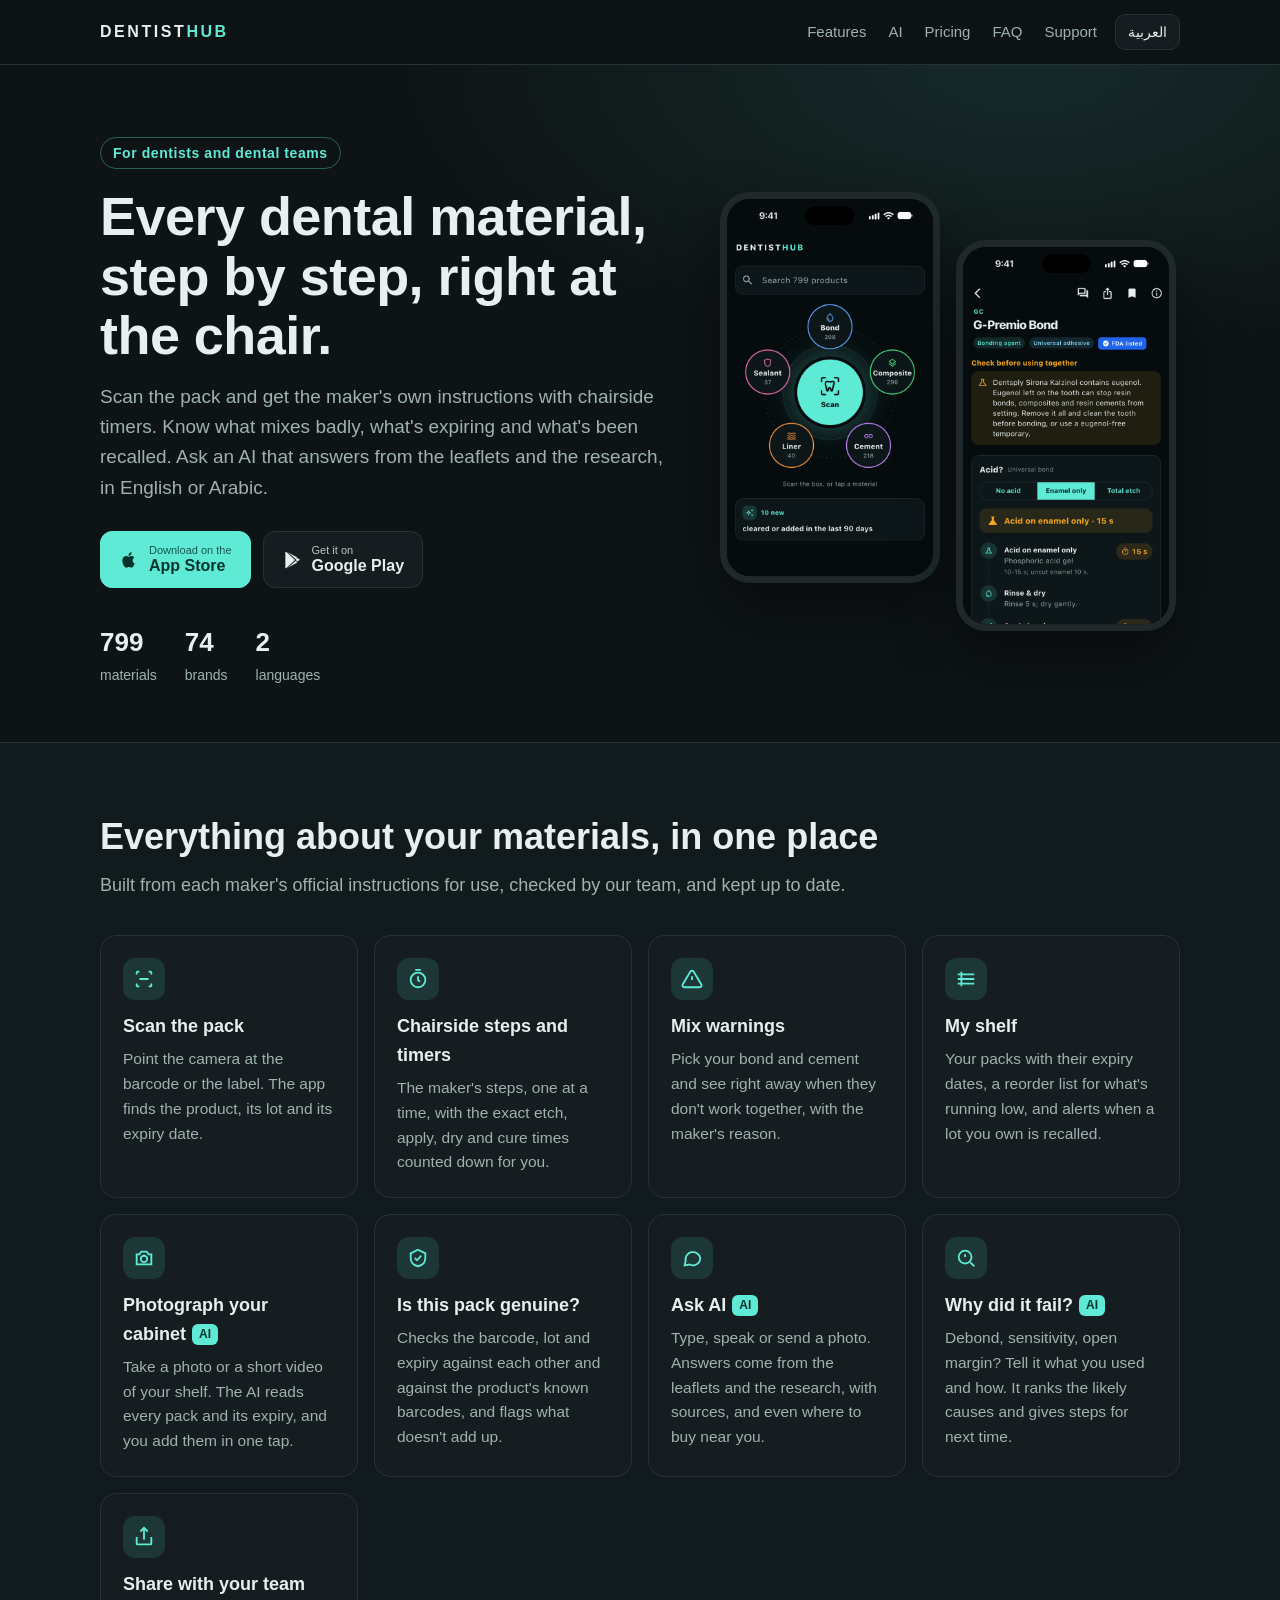
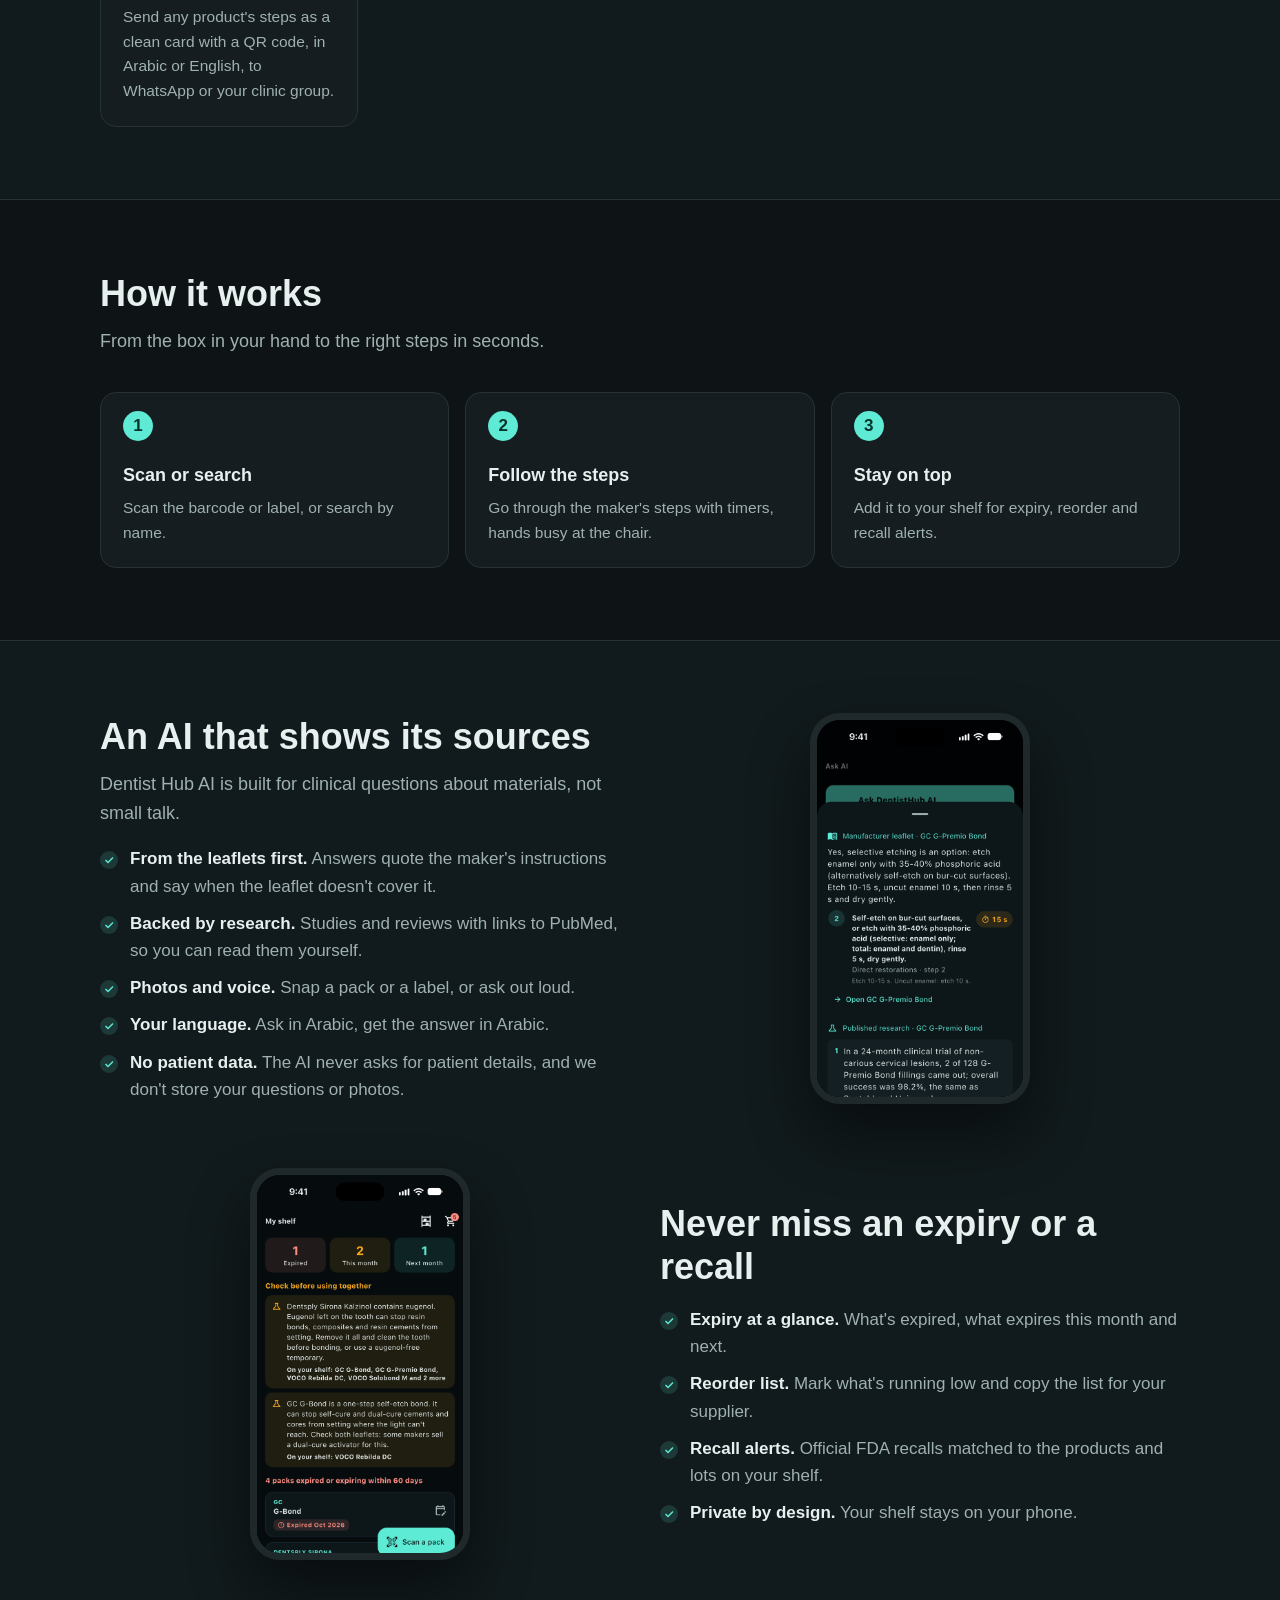
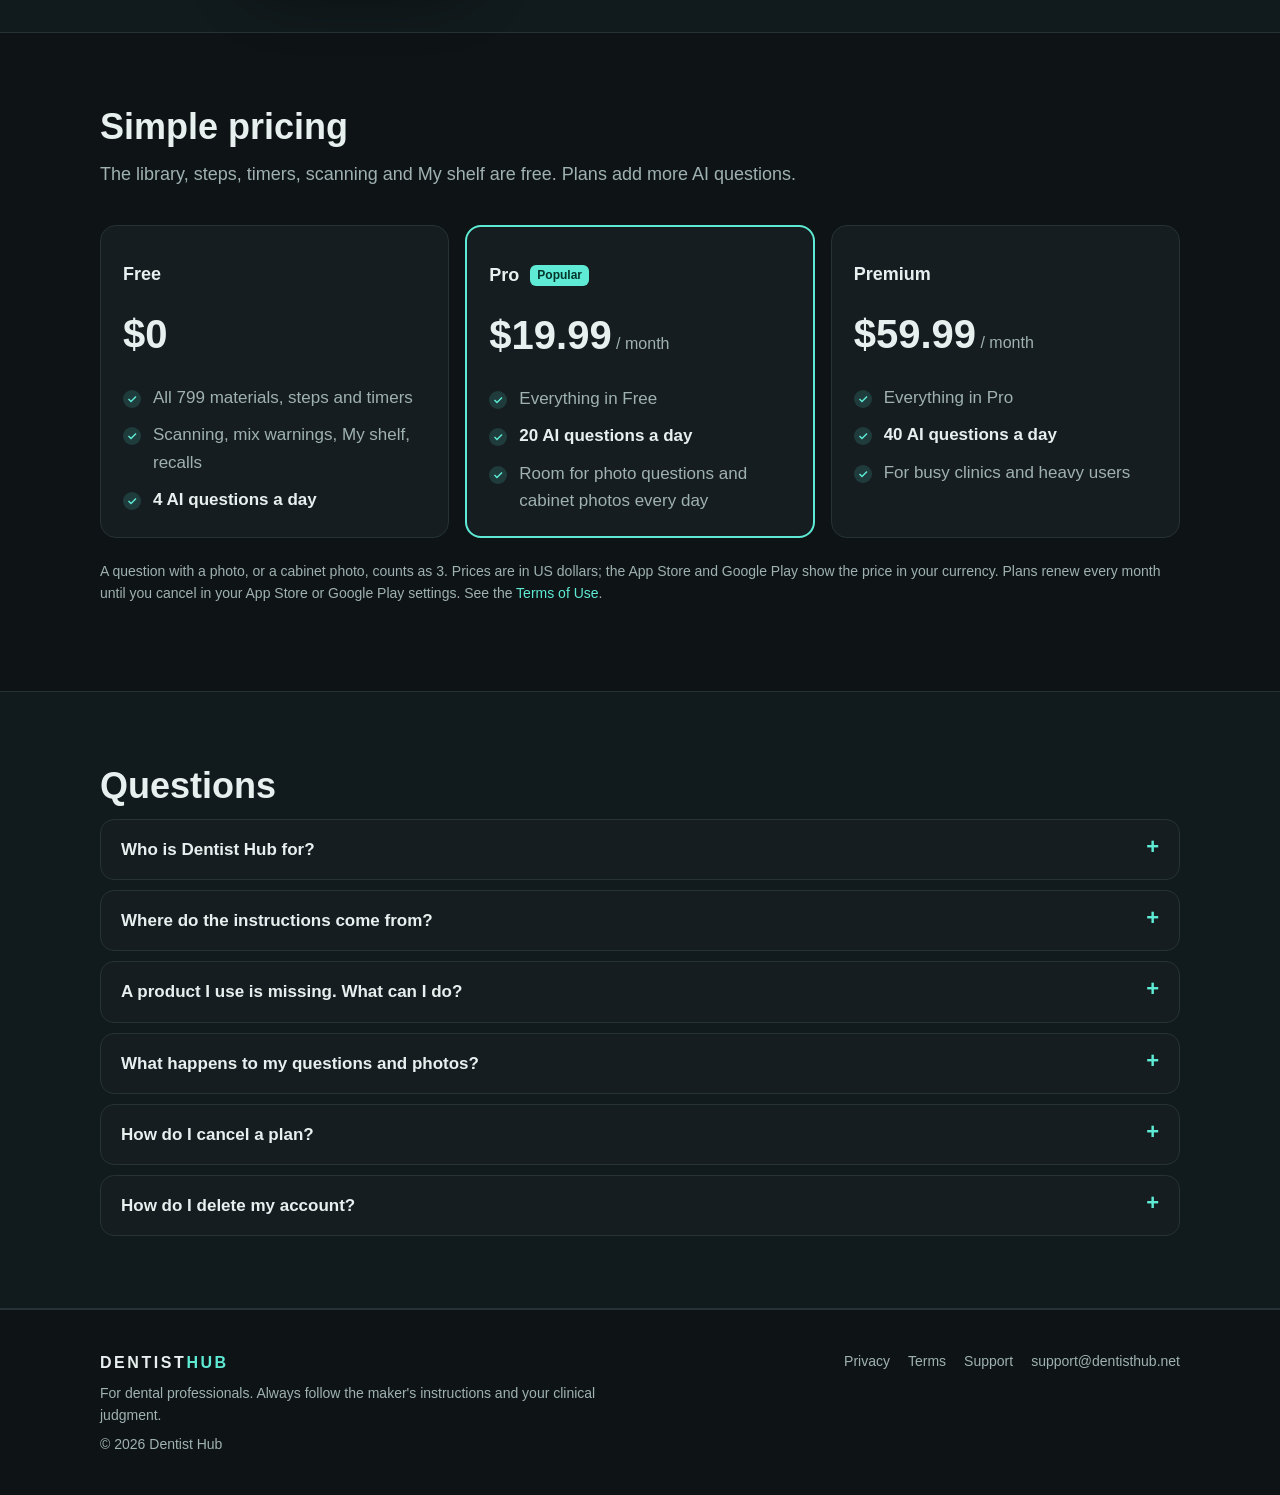
<file: index.html>
<!doctype html>
<html lang="en" dir="ltr">
<head>
<meta charset="utf-8">
<meta name="viewport" content="width=device-width,initial-scale=1">
<title>Dentist Hub: every dental material, step by step</title>
<meta name="title-en" content="Dentist Hub: every dental material, step by step">
<meta name="title-ar" content="Dentist Hub: كل مادة سنية، خطوة بخطوة">
<meta name="description" content="Scan a dental material and get the maker's steps with chairside timers. 799 materials from 74 brands, mix warnings, expiry and recall alerts, and an AI that answers from the leaflets and the research. English and Arabic.">
<meta name="theme-color" content="#0E1416">
<meta property="og:title" content="Dentist Hub">
<meta property="og:description" content="Every dental material, step by step, right at the chair.">
<meta property="og:image" content="https://dentisthub.net/img/og.png">
<link rel="icon" href="img/icon.png">
<link rel="apple-touch-icon" href="img/icon.png">
<link rel="stylesheet" href="site.css?v=3">
<script src="site.js?v=2"></script>
</head>
<body>

<header class="top"><div class="wrap">
  <a class="mark" href="/">DENTIST<b>HUB</b></a>
  <nav class="links">
    <a href="#features"><span lang="en">Features</span><span lang="ar">المزايا</span></a>
    <a href="#ai"><span lang="en">AI</span><span lang="ar">الذكاء الاصطناعي</span></a>
    <a href="#pricing"><span lang="en">Pricing</span><span lang="ar">الأسعار</span></a>
    <a href="#faq"><span lang="en">FAQ</span><span lang="ar">أسئلة</span></a>
    <a href="support.html"><span lang="en">Support</span><span lang="ar">الدعم</span></a>
  </nav>
  <button class="lang" data-lang-toggle type="button"><span lang="en">العربية</span><span lang="ar">English</span></button>
</div></header>

<main>
<section class="hero"><div class="wrap">
  <div>
    <span class="eyebrow"><span lang="en">For dentists and dental teams</span><span lang="ar">لأطباء الأسنان وفرقهم</span></span>
    <h1><span lang="en">Every dental material, step by step, right at the chair.</span><span lang="ar">كل مادة سنية، خطوة بخطوة، عند الكرسي.</span></h1>
    <p class="lead">
      <span lang="en">Scan the pack and get the maker's own instructions with chairside timers. Know what mixes badly, what's expiring and what's been recalled. Ask an AI that answers from the leaflets and the research, in English or Arabic.</span>
      <span lang="ar">امسح العبوة واحصل على تعليمات الشركة المصنّعة نفسها مع مؤقتات عند الكرسي. اعرف ما لا يتوافق معًا، وما تقترب صلاحيته من الانتهاء، وما تم سحبه. واسأل ذكاءً اصطناعيًا يجيب من النشرات والأبحاث، بالعربية أو الإنجليزية.</span>
    </p>
    <div class="btns">
      <a class="btn primary" href="https://apps.apple.com/app/id6832690098">
        <svg viewBox="0 0 24 24" fill="currentColor" aria-hidden="true"><path d="M16.4 12.6c0-2.4 2-3.5 2-3.6-1.1-1.6-2.8-1.8-3.4-1.8-1.4-.1-2.8.9-3.5.9-.7 0-1.8-.9-3-.8-1.5 0-3 .9-3.8 2.3-1.6 2.8-.4 7 1.2 9.3.8 1.1 1.7 2.4 2.9 2.3 1.2 0 1.6-.7 3-.7s1.8.7 3 .7c1.3 0 2.1-1.1 2.8-2.3.9-1.3 1.3-2.6 1.3-2.6s-2.5-1-2.5-3.7zM14.1 5.6c.6-.8 1.1-1.9 1-3-.9 0-2.1.6-2.7 1.4-.6.7-1.1 1.8-1 2.9 1 .1 2.1-.5 2.7-1.3z"/></svg>
        <span><small lang="en">Download on the</small><small lang="ar">حمّله من</small>App Store</span>
      </a>
      <a class="btn" href="https://play.google.com/store/apps/details?id=app.dentisthub.dentist_hub">
        <svg viewBox="0 0 24 24" fill="currentColor" aria-hidden="true"><path d="M4 2.8v18.4c0 .5.5.8 1 .6l10.6-9.7L5 2.2c-.5-.2-1 .1-1 .6zm12.7 8.3L7 2.6l11.3 6.5-1.6 2zm0 1.8l1.6 2L7 21.4l9.7-8.5zm4.1-1.7l-2.5-1.5-1.8 2.1 1.8 2.1 2.5-1.5c.6-.3.6-.9 0-1.2z"/></svg>
        <span><small lang="en">Get it on</small><small lang="ar">احصل عليه من</small>Google Play</span>
      </a>
    </div>
    <div class="stats">
      <div><strong>799</strong><span lang="en">materials</span><span lang="ar">مادة</span></div>
      <div><strong>74</strong><span lang="en">brands</span><span lang="ar">علامة تجارية</span></div>
      <div><strong>2</strong><span lang="en">languages</span><span lang="ar">لغتان</span></div>
    </div>
  </div>
  <div class="phones">
    <div class="phone"><img src="img/screen-home.png" alt="Dentist Hub home screen" width="598" height="1300"></div>
    <div class="phone"><img src="img/screen-steps.png" alt="A product's chairside steps with timers" width="598" height="1300"></div>
  </div>
</div></section>

<section id="features" class="alt"><div class="wrap">
  <h2><span lang="en">Everything about your materials, in one place</span><span lang="ar">كل ما يخص موادك في مكان واحد</span></h2>
  <p class="sub"><span lang="en">Built from each maker's official instructions for use, checked by our team, and kept up to date.</span><span lang="ar">مبني على تعليمات الاستخدام الرسمية لكل شركة مصنّعة، يراجعه فريقنا ويُحدَّث باستمرار.</span></p>
  <div class="grid">
    <div class="card"><div class="icon"><svg viewBox="0 0 24 24" fill="none" stroke="currentColor" stroke-width="2"><path d="M4 7V5a1 1 0 011-1h2M17 4h2a1 1 0 011 1v2M20 17v2a1 1 0 01-1 1h-2M7 20H5a1 1 0 01-1-1v-2M7 12h10"/></svg></div>
      <h3><span lang="en">Scan the pack</span><span lang="ar">امسح العبوة</span></h3>
      <p><span lang="en">Point the camera at the barcode or the label. The app finds the product, its lot and its expiry date.</span><span lang="ar">وجّه الكاميرا إلى الباركود أو الملصق، فيتعرّف التطبيق على المنتج ورقم التشغيلة وتاريخ الصلاحية.</span></p></div>
    <div class="card"><div class="icon"><svg viewBox="0 0 24 24" fill="none" stroke="currentColor" stroke-width="2"><circle cx="12" cy="13" r="8"/><path d="M12 9v4l2 2M9 2h6"/></svg></div>
      <h3><span lang="en">Chairside steps and timers</span><span lang="ar">خطوات ومؤقتات عند الكرسي</span></h3>
      <p><span lang="en">The maker's steps, one at a time, with the exact etch, apply, dry and cure times counted down for you.</span><span lang="ar">خطوات الشركة المصنّعة واحدة تلو الأخرى، مع أوقات التخريش والتطبيق والتجفيف والتصليب بعدّ تنازلي.</span></p></div>
    <div class="card"><div class="icon"><svg viewBox="0 0 24 24" fill="none" stroke="currentColor" stroke-width="2"><path d="M12 9v4M12 17h.01M10.3 3.9L1.8 18a2 2 0 001.7 3h17a2 2 0 001.7-3L13.7 3.9a2 2 0 00-3.4 0z"/></svg></div>
      <h3><span lang="en">Mix warnings</span><span lang="ar">تنبيهات عدم التوافق</span></h3>
      <p><span lang="en">Pick your bond and cement and see right away when they don't work together, with the maker's reason.</span><span lang="ar">اختر اللاصق والإسمنت وشاهد فورًا إن كانا لا يعملان معًا، مع سبب الشركة المصنّعة.</span></p></div>
    <div class="card"><div class="icon"><svg viewBox="0 0 24 24" fill="none" stroke="currentColor" stroke-width="2"><path d="M3 7h18M3 12h18M3 17h18M7 4v16"/></svg></div>
      <h3><span lang="en">My shelf</span><span lang="ar">رفّي</span></h3>
      <p><span lang="en">Your packs with their expiry dates, a reorder list for what's running low, and alerts when a lot you own is recalled.</span><span lang="ar">عبواتك وتواريخ صلاحيتها، وقائمة إعادة طلب لما يوشك على النفاد، وتنبيه إذا سُحبت تشغيلة لديك.</span></p></div>
    <div class="card"><div class="icon"><svg viewBox="0 0 24 24" fill="none" stroke="currentColor" stroke-width="2"><path d="M4 8h3l2-3h6l2 3h3v11H4z"/><circle cx="12" cy="13" r="3.5"/></svg></div>
      <h3><span lang="en">Photograph your cabinet</span><span class="tag">AI</span><span lang="ar">صوّر خزانتك</span></h3>
      <p><span lang="en">Take a photo or a short video of your shelf. The AI reads every pack and its expiry, and you add them in one tap.</span><span lang="ar">التقط صورة أو فيديو قصيرًا لرفّك. يقرأ الذكاء الاصطناعي كل عبوة وتاريخ صلاحيتها، وتضيفها بلمسة واحدة.</span></p></div>
    <div class="card"><div class="icon"><svg viewBox="0 0 24 24" fill="none" stroke="currentColor" stroke-width="2"><path d="M12 3l8 4v5c0 5-3.5 8-8 9-4.5-1-8-4-8-9V7z"/><path d="M8.5 12l2.5 2.5 4.5-5"/></svg></div>
      <h3><span lang="en">Is this pack genuine?</span><span lang="ar">هل هذه العبوة أصلية؟</span></h3>
      <p><span lang="en">Checks the barcode, lot and expiry against each other and against the product's known barcodes, and flags what doesn't add up.</span><span lang="ar">يطابق الباركود ورقم التشغيلة وتاريخ الصلاحية مع بعضها ومع الباركودات المعروفة للمنتج، وينبّهك لما لا يتطابق.</span></p></div>
    <div class="card"><div class="icon"><svg viewBox="0 0 24 24" fill="none" stroke="currentColor" stroke-width="2"><path d="M21 12a8 8 0 01-11.6 7.1L4 20l1-4.6A8 8 0 1121 12z"/></svg></div>
      <h3><span lang="en">Ask AI</span><span class="tag">AI</span><span lang="ar">اسأل الذكاء الاصطناعي</span></h3>
      <p><span lang="en">Type, speak or send a photo. Answers come from the leaflets and the research, with sources, and even where to buy near you.</span><span lang="ar">اكتب أو تحدّث أو أرسل صورة. تأتي الإجابات من النشرات والأبحاث مع المصادر، وحتى أماكن الشراء القريبة منك.</span></p></div>
    <div class="card"><div class="icon"><svg viewBox="0 0 24 24" fill="none" stroke="currentColor" stroke-width="2"><circle cx="11" cy="11" r="7"/><path d="M21 21l-4.3-4.3M11 8v3M11 14h.01"/></svg></div>
      <h3><span lang="en">Why did it fail?</span><span class="tag">AI</span><span lang="ar">لماذا فشلت الحشوة؟</span></h3>
      <p><span lang="en">Debond, sensitivity, open margin? Tell it what you used and how. It ranks the likely causes and gives steps for next time.</span><span lang="ar">انفصال أو حساسية أو حافة مفتوحة؟ أخبره بما استخدمت وكيف، فيرتّب الأسباب المحتملة ويعطيك خطوات للمرة القادمة.</span></p></div>
    <div class="card"><div class="icon"><svg viewBox="0 0 24 24" fill="none" stroke="currentColor" stroke-width="2"><path d="M4 12v7a1 1 0 001 1h14a1 1 0 001-1v-7M16 6l-4-4-4 4M12 2v13"/></svg></div>
      <h3><span lang="en">Share with your team</span><span lang="ar">شاركها مع فريقك</span></h3>
      <p><span lang="en">Send any product's steps as a clean card with a QR code, in Arabic or English, to WhatsApp or your clinic group.</span><span lang="ar">أرسل خطوات أي منتج كبطاقة أنيقة مع رمز QR، بالعربية أو الإنجليزية، إلى واتساب أو مجموعة عيادتك.</span></p></div>
  </div>
</div></section>

<section><div class="wrap">
  <h2><span lang="en">How it works</span><span lang="ar">كيف يعمل</span></h2>
  <p class="sub"><span lang="en">From the box in your hand to the right steps in seconds.</span><span lang="ar">من العبوة في يدك إلى الخطوات الصحيحة في ثوانٍ.</span></p>
  <div class="steps">
    <div class="card step"><h3><span lang="en">Scan or search</span><span lang="ar">امسح أو ابحث</span></h3><p><span lang="en">Scan the barcode or label, or search by name.</span><span lang="ar">امسح الباركود أو الملصق، أو ابحث بالاسم.</span></p></div>
    <div class="card step"><h3><span lang="en">Follow the steps</span><span lang="ar">اتبع الخطوات</span></h3><p><span lang="en">Go through the maker's steps with timers, hands busy at the chair.</span><span lang="ar">اتبع خطوات الشركة المصنّعة مع المؤقتات ويداك مشغولتان عند الكرسي.</span></p></div>
    <div class="card step"><h3><span lang="en">Stay on top</span><span lang="ar">ابقَ على اطلاع</span></h3><p><span lang="en">Add it to your shelf for expiry, reorder and recall alerts.</span><span lang="ar">أضفها إلى رفّك لتنبيهات الصلاحية وإعادة الطلب والسحب.</span></p></div>
  </div>
</div></section>

<section id="ai" class="alt"><div class="wrap">
  <div class="split">
    <div>
      <h2><span lang="en">An AI that shows its sources</span><span lang="ar">ذكاء اصطناعي يُظهر مصادره</span></h2>
      <p class="sub" style="margin-bottom:0"><span lang="en">Dentist Hub AI is built for clinical questions about materials, not small talk.</span><span lang="ar">ذكاء Dentist Hub الاصطناعي مصمّم للأسئلة السريرية عن المواد، لا للدردشة.</span></p>
      <ul class="checks">
        <li><span lang="en"><b>From the leaflets first.</b> Answers quote the maker's instructions and say when the leaflet doesn't cover it.</span><span lang="ar"><b>من النشرات أولًا.</b> تقتبس الإجابات تعليمات الشركة المصنّعة وتقول إن لم تذكر النشرة ذلك.</span></li>
        <li><span lang="en"><b>Backed by research.</b> Studies and reviews with links to PubMed, so you can read them yourself.</span><span lang="ar"><b>مدعوم بالأبحاث.</b> دراسات ومراجعات مع روابط PubMed لتقرأها بنفسك.</span></li>
        <li><span lang="en"><b>Photos and voice.</b> Snap a pack or a label, or ask out loud.</span><span lang="ar"><b>صور وصوت.</b> صوّر عبوة أو ملصقًا، أو اسأل بصوتك.</span></li>
        <li><span lang="en"><b>Your language.</b> Ask in Arabic, get the answer in Arabic.</span><span lang="ar"><b>بلغتك.</b> اسأل بالعربية واحصل على الإجابة بالعربية.</span></li>
        <li><span lang="en"><b>No patient data.</b> The AI never asks for patient details, and we don't store your questions or photos.</span><span lang="ar"><b>بدون بيانات مرضى.</b> لا يطلب الذكاء الاصطناعي أي بيانات عن المرضى، ولا نحفظ أسئلتك أو صورك.</span></li>
      </ul>
    </div>
    <div class="phone"><img src="img/screen-ai.png" alt="An AI answer with steps and sources" width="598" height="1300"></div>
  </div>
  <div class="split flip">
    <div class="phone"><img src="img/screen-shelf.png" alt="My shelf with expiry dates" width="598" height="1300"></div>
    <div>
      <h2><span lang="en">Never miss an expiry or a recall</span><span lang="ar">لا تفوّت انتهاء صلاحية أو سحب منتج</span></h2>
      <ul class="checks">
        <li><span lang="en"><b>Expiry at a glance.</b> What's expired, what expires this month and next.</span><span lang="ar"><b>الصلاحية بنظرة.</b> ما انتهت صلاحيته، وما ينتهي هذا الشهر والشهر القادم.</span></li>
        <li><span lang="en"><b>Reorder list.</b> Mark what's running low and copy the list for your supplier.</span><span lang="ar"><b>قائمة إعادة الطلب.</b> علّم ما يوشك على النفاد وانسخ القائمة للمورّد.</span></li>
        <li><span lang="en"><b>Recall alerts.</b> Official FDA recalls matched to the products and lots on your shelf.</span><span lang="ar"><b>تنبيهات السحب.</b> سحوبات FDA الرسمية مطابقة للمنتجات والتشغيلات على رفّك.</span></li>
        <li><span lang="en"><b>Private by design.</b> Your shelf stays on your phone.</span><span lang="ar"><b>خصوصية من الأساس.</b> رفّك يبقى على هاتفك.</span></li>
      </ul>
    </div>
  </div>
</div></section>

<section id="pricing"><div class="wrap">
  <h2><span lang="en">Simple pricing</span><span lang="ar">أسعار بسيطة</span></h2>
  <p class="sub"><span lang="en">The library, steps, timers, scanning and My shelf are free. Plans add more AI questions.</span><span lang="ar">المكتبة والخطوات والمؤقتات والمسح ورفّي مجانية. الخطط تضيف أسئلة ذكاء اصطناعي أكثر.</span></p>
  <div class="plans">
    <div class="card plan">
      <h3><span lang="en">Free</span><span lang="ar">مجاني</span></h3>
      <div class="price">$0</div>
      <ul class="checks">
        <li><span lang="en">All 799 materials, steps and timers</span><span lang="ar">جميع المواد الـ799 وخطواتها ومؤقتاتها</span></li>
        <li><span lang="en">Scanning, mix warnings, My shelf, recalls</span><span lang="ar">المسح وتنبيهات التوافق ورفّي والسحوبات</span></li>
        <li><span lang="en"><b>4 AI questions a day</b></span><span lang="ar"><b>4 أسئلة ذكاء اصطناعي يوميًا</b></span></li>
      </ul>
    </div>
    <div class="card plan best">
      <h3><span lang="en">Pro</span><span lang="ar">برو</span> <span class="tag"><span lang="en">Popular</span><span lang="ar">الأكثر طلبًا</span></span></h3>
      <div class="price">$19.99<small><span lang="en"> / month</span><span lang="ar"> / شهريًا</span></small></div>
      <ul class="checks">
        <li><span lang="en">Everything in Free</span><span lang="ar">كل ما في المجاني</span></li>
        <li><span lang="en"><b>20 AI questions a day</b></span><span lang="ar"><b>20 سؤال ذكاء اصطناعي يوميًا</b></span></li>
        <li><span lang="en">Room for photo questions and cabinet photos every day</span><span lang="ar">مساحة لأسئلة الصور وتصوير الخزانة كل يوم</span></li>
      </ul>
    </div>
    <div class="card plan">
      <h3><span lang="en">Premium</span><span lang="ar">بريميوم</span></h3>
      <div class="price">$59.99<small><span lang="en"> / month</span><span lang="ar"> / شهريًا</span></small></div>
      <ul class="checks">
        <li><span lang="en">Everything in Pro</span><span lang="ar">كل ما في برو</span></li>
        <li><span lang="en"><b>40 AI questions a day</b></span><span lang="ar"><b>40 سؤال ذكاء اصطناعي يوميًا</b></span></li>
        <li><span lang="en">For busy clinics and heavy users</span><span lang="ar">للعيادات المزدحمة والاستخدام المكثّف</span></li>
      </ul>
    </div>
  </div>
  <p class="fine"><span lang="en">A question with a photo, or a cabinet photo, counts as 3. Prices are in US dollars; the App Store and Google Play show the price in your currency. Plans renew every month until you cancel in your App Store or Google Play settings. See the <a href="terms.html">Terms of Use</a>.</span><span lang="ar">السؤال الذي يتضمن صورة، أو تصوير الخزانة، يُحسب بثلاثة أسئلة. الأسعار بالدولار الأمريكي، ويعرض App Store وGoogle Play السعر بعملتك. تتجدد الخطط شهريًا حتى تلغيها من إعدادات App Store أو Google Play. راجع <a href="terms.html">شروط الاستخدام</a>.</span></p>
</div></section>

<section id="faq" class="alt"><div class="wrap">
  <h2><span lang="en">Questions</span><span lang="ar">أسئلة شائعة</span></h2>
  <details><summary><span lang="en">Who is Dentist Hub for?</span><span lang="ar">لمن Dentist Hub؟</span></summary>
    <p><span lang="en">Dentists, dental students, assistants and clinic teams. It's a reference tool for professionals; it doesn't diagnose and doesn't replace your clinical judgment or the maker's instructions.</span><span lang="ar">لأطباء الأسنان وطلاب طب الأسنان والمساعدين وفرق العيادات. هو أداة مرجعية للمختصين، لا يشخّص ولا يحل محل حكمك السريري أو تعليمات الشركة المصنّعة.</span></p></details>
  <details><summary><span lang="en">Where do the instructions come from?</span><span lang="ar">من أين تأتي التعليمات؟</span></summary>
    <p><span lang="en">From each maker's official instructions for use (the leaflet in the box), checked by our team. Every product page shows its source.</span><span lang="ar">من تعليمات الاستخدام الرسمية لكل شركة مصنّعة (النشرة داخل العلبة)، ويراجعها فريقنا. تعرض كل صفحة منتج مصدرها.</span></p></details>
  <details><summary><span lang="en">A product I use is missing. What can I do?</span><span lang="ar">منتج أستخدمه غير موجود. ماذا أفعل؟</span></summary>
    <p><span lang="en">Tap "Request a product" in the app and add a photo of the box if you can. We add the most requested products first.</span><span lang="ar">اضغط "اطلب منتجًا" في التطبيق وأضف صورة للعلبة إن أمكن. نضيف المنتجات الأكثر طلبًا أولًا.</span></p></details>
  <details><summary><span lang="en">What happens to my questions and photos?</span><span lang="ar">ماذا يحدث لأسئلتي وصوري؟</span></summary>
    <p><span lang="en">They're sent to our AI provider to write the answer and aren't stored by us. We only keep counts, such as how many questions you asked today. Read the <a href="privacy.html">Privacy Policy</a>.</span><span lang="ar">تُرسل إلى مزوّد الذكاء الاصطناعي لكتابة الإجابة ولا نحفظها. نحتفظ فقط بأرقام مثل عدد أسئلتك اليوم. اقرأ <a href="privacy.html">سياسة الخصوصية</a>.</span></p></details>
  <details><summary><span lang="en">How do I cancel a plan?</span><span lang="ar">كيف ألغي الاشتراك؟</span></summary>
    <p><span lang="en">On iPhone: Settings → your name → Subscriptions. On Android: Google Play → Payments and subscriptions → Subscriptions. You keep the plan until the end of the paid month.</span><span lang="ar">على iPhone: الإعدادات ← اسمك ← الاشتراكات. على Android: Google Play ← الدفعات والاشتراكات ← الاشتراكات. يبقى اشتراكك فعّالًا حتى نهاية الشهر المدفوع.</span></p></details>
  <details><summary><span lang="en">How do I delete my account?</span><span lang="ar">كيف أحذف حسابي؟</span></summary>
    <p><span lang="en">In the app: More → My details → Delete my account. Your account and details are deleted from our servers.</span><span lang="ar">في التطبيق: المزيد ← بياناتي ← حذف حسابي. يُحذف حسابك وبياناتك من خوادمنا.</span></p></details>
</div></section>
</main>

<footer class="foot"><div class="wrap">
  <div>
    <a class="mark" href="/">DENTIST<b>HUB</b></a>
    <p><span lang="en">For dental professionals. Always follow the maker's instructions and your clinical judgment.</span><span lang="ar">للمختصين في طب الأسنان. اتبع دائمًا تعليمات الشركة المصنّعة وحكمك السريري.</span></p>
    <p>© <span data-year>2026</span> Dentist Hub</p>
  </div>
  <nav>
    <a href="privacy.html"><span lang="en">Privacy</span><span lang="ar">الخصوصية</span></a>
    <a href="terms.html"><span lang="en">Terms</span><span lang="ar">الشروط</span></a>
    <a href="support.html"><span lang="en">Support</span><span lang="ar">الدعم</span></a>
    <a href="mailto:support@dentisthub.net">support@dentisthub.net</a>
  </nav>
</div></footer>
</body>
</html>
</file>
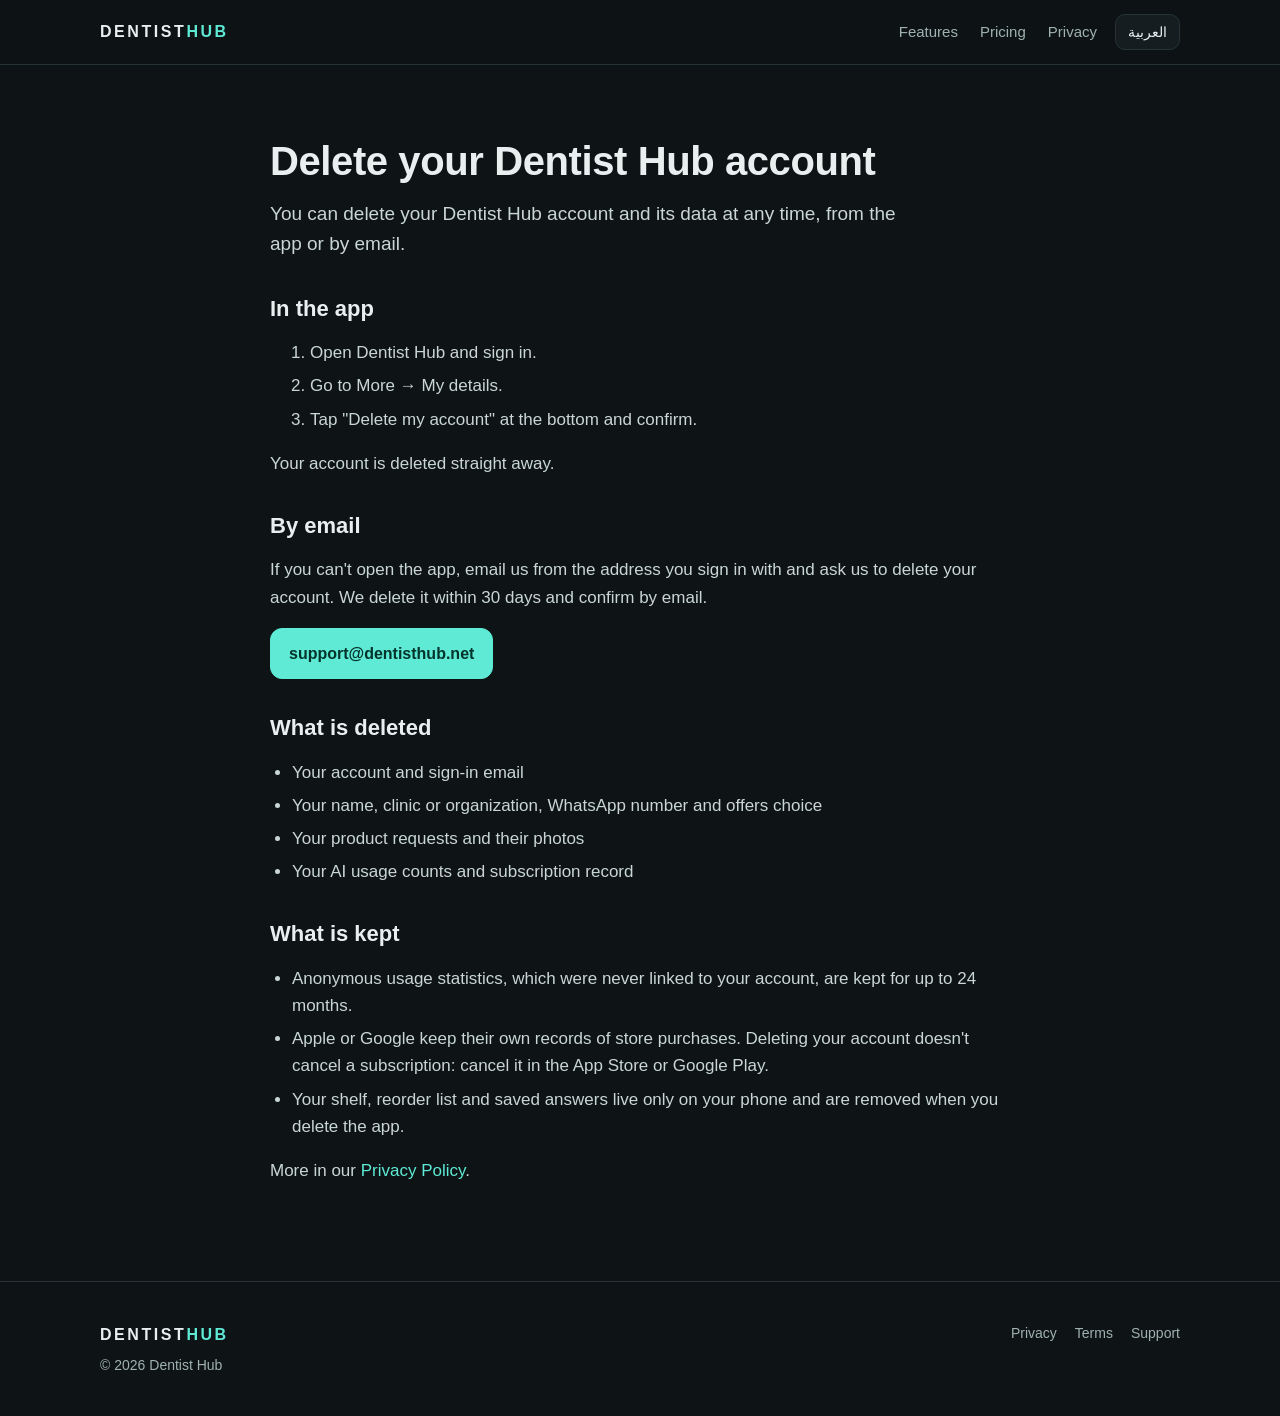
<file: delete-account.html>
<!doctype html>
<html lang="en" dir="ltr">
<head>
<meta charset="utf-8">
<meta name="viewport" content="width=device-width,initial-scale=1">
<title>Delete your account · Dentist Hub</title>
<meta name="title-en" content="Delete your account · Dentist Hub">
<meta name="title-ar" content="حذف حسابك · Dentist Hub">
<meta name="description" content="How to delete your Dentist Hub account and the data linked to it.">
<meta name="theme-color" content="#0E1416">
<link rel="icon" href="img/icon.png">
<link rel="stylesheet" href="site.css?v=3">
<script src="site.js?v=2"></script>
</head>
<body>
<header class="top"><div class="wrap">
  <a class="mark" href="/">DENTIST<b>HUB</b></a>
  <nav class="links">
    <a href="/#features"><span lang="en">Features</span><span lang="ar">المزايا</span></a>
    <a href="/#pricing"><span lang="en">Pricing</span><span lang="ar">الأسعار</span></a>
    <a href="privacy.html"><span lang="en">Privacy</span><span lang="ar">الخصوصية</span></a>
  </nav>
  <button class="lang" data-lang-toggle type="button"><span lang="en">العربية</span><span lang="ar">English</span></button>
</div></header>

<main class="doc">
  <h1><span lang="en">Delete your Dentist Hub account</span><span lang="ar">حذف حسابك في Dentist Hub</span></h1>
  <p class="lead"><span lang="en">You can delete your Dentist Hub account and its data at any time, from the app or by email.</span><span lang="ar">يمكنك حذف حسابك في Dentist Hub وبياناته في أي وقت، من التطبيق أو عبر البريد.</span></p>

  <h2><span lang="en">In the app</span><span lang="ar">من التطبيق</span></h2>
  <ol>
    <li><span lang="en">Open Dentist Hub and sign in.</span><span lang="ar">افتح Dentist Hub وسجّل الدخول.</span></li>
    <li><span lang="en">Go to More → My details.</span><span lang="ar">اذهب إلى المزيد ← بياناتي.</span></li>
    <li><span lang="en">Tap "Delete my account" at the bottom and confirm.</span><span lang="ar">اضغط "حذف حسابي" في الأسفل وأكّد.</span></li>
  </ol>
  <p><span lang="en">Your account is deleted straight away.</span><span lang="ar">يُحذف حسابك فورًا.</span></p>

  <h2><span lang="en">By email</span><span lang="ar">عبر البريد</span></h2>
  <p><span lang="en">If you can't open the app, email us from the address you sign in with and ask us to delete your account. We delete it within 30 days and confirm by email.</span><span lang="ar">إذا لم تتمكن من فتح التطبيق، راسلنا من البريد الذي تسجّل الدخول به واطلب حذف حسابك. نحذفه خلال 30 يومًا ونؤكد لك عبر البريد.</span></p>
  <p><a class="btn primary" href="mailto:support@dentisthub.net?subject=Delete%20my%20Dentist%20Hub%20account">support@dentisthub.net</a></p>

  <h2><span lang="en">What is deleted</span><span lang="ar">ما الذي يُحذف</span></h2>
  <ul>
    <li><span lang="en">Your account and sign-in email</span><span lang="ar">حسابك وبريد تسجيل الدخول</span></li>
    <li><span lang="en">Your name, clinic or organization, WhatsApp number and offers choice</span><span lang="ar">اسمك، والعيادة أو الجهة، ورقم واتساب، وخيار العروض</span></li>
    <li><span lang="en">Your product requests and their photos</span><span lang="ar">طلبات المنتجات وصورها</span></li>
    <li><span lang="en">Your AI usage counts and subscription record</span><span lang="ar">أرقام استخدامك للذكاء الاصطناعي وسجل اشتراكك</span></li>
  </ul>

  <h2><span lang="en">What is kept</span><span lang="ar">ما يُحتفظ به</span></h2>
  <ul>
    <li><span lang="en">Anonymous usage statistics, which were never linked to your account, are kept for up to 24 months.</span><span lang="ar">إحصاءات الاستخدام المجهولة، التي لم ترتبط بحسابك أصلًا، يُحتفظ بها حتى 24 شهرًا.</span></li>
    <li><span lang="en">Apple or Google keep their own records of store purchases. Deleting your account doesn't cancel a subscription: cancel it in the App Store or Google Play.</span><span lang="ar">تحتفظ Apple أو Google بسجلاتها الخاصة لعمليات الشراء. حذف حسابك لا يلغي الاشتراك: ألغِه من App Store أو Google Play.</span></li>
    <li><span lang="en">Your shelf, reorder list and saved answers live only on your phone and are removed when you delete the app.</span><span lang="ar">رفّك وقائمة إعادة الطلب والإجابات المحفوظة موجودة على هاتفك فقط، وتُحذف عند حذف التطبيق.</span></li>
  </ul>
  <p><span lang="en">More in our</span><span lang="ar">المزيد في</span> <a href="privacy.html"><span lang="en">Privacy Policy</span><span lang="ar">سياسة الخصوصية</span></a>.</p>
</main>

<footer class="foot"><div class="wrap">
  <div><a class="mark" href="/">DENTIST<b>HUB</b></a><p>© <span data-year>2026</span> Dentist Hub</p></div>
  <nav>
    <a href="privacy.html"><span lang="en">Privacy</span><span lang="ar">الخصوصية</span></a>
    <a href="terms.html"><span lang="en">Terms</span><span lang="ar">الشروط</span></a>
    <a href="support.html"><span lang="en">Support</span><span lang="ar">الدعم</span></a>
  </nav>
</div></footer>
</body>
</html>
</file>
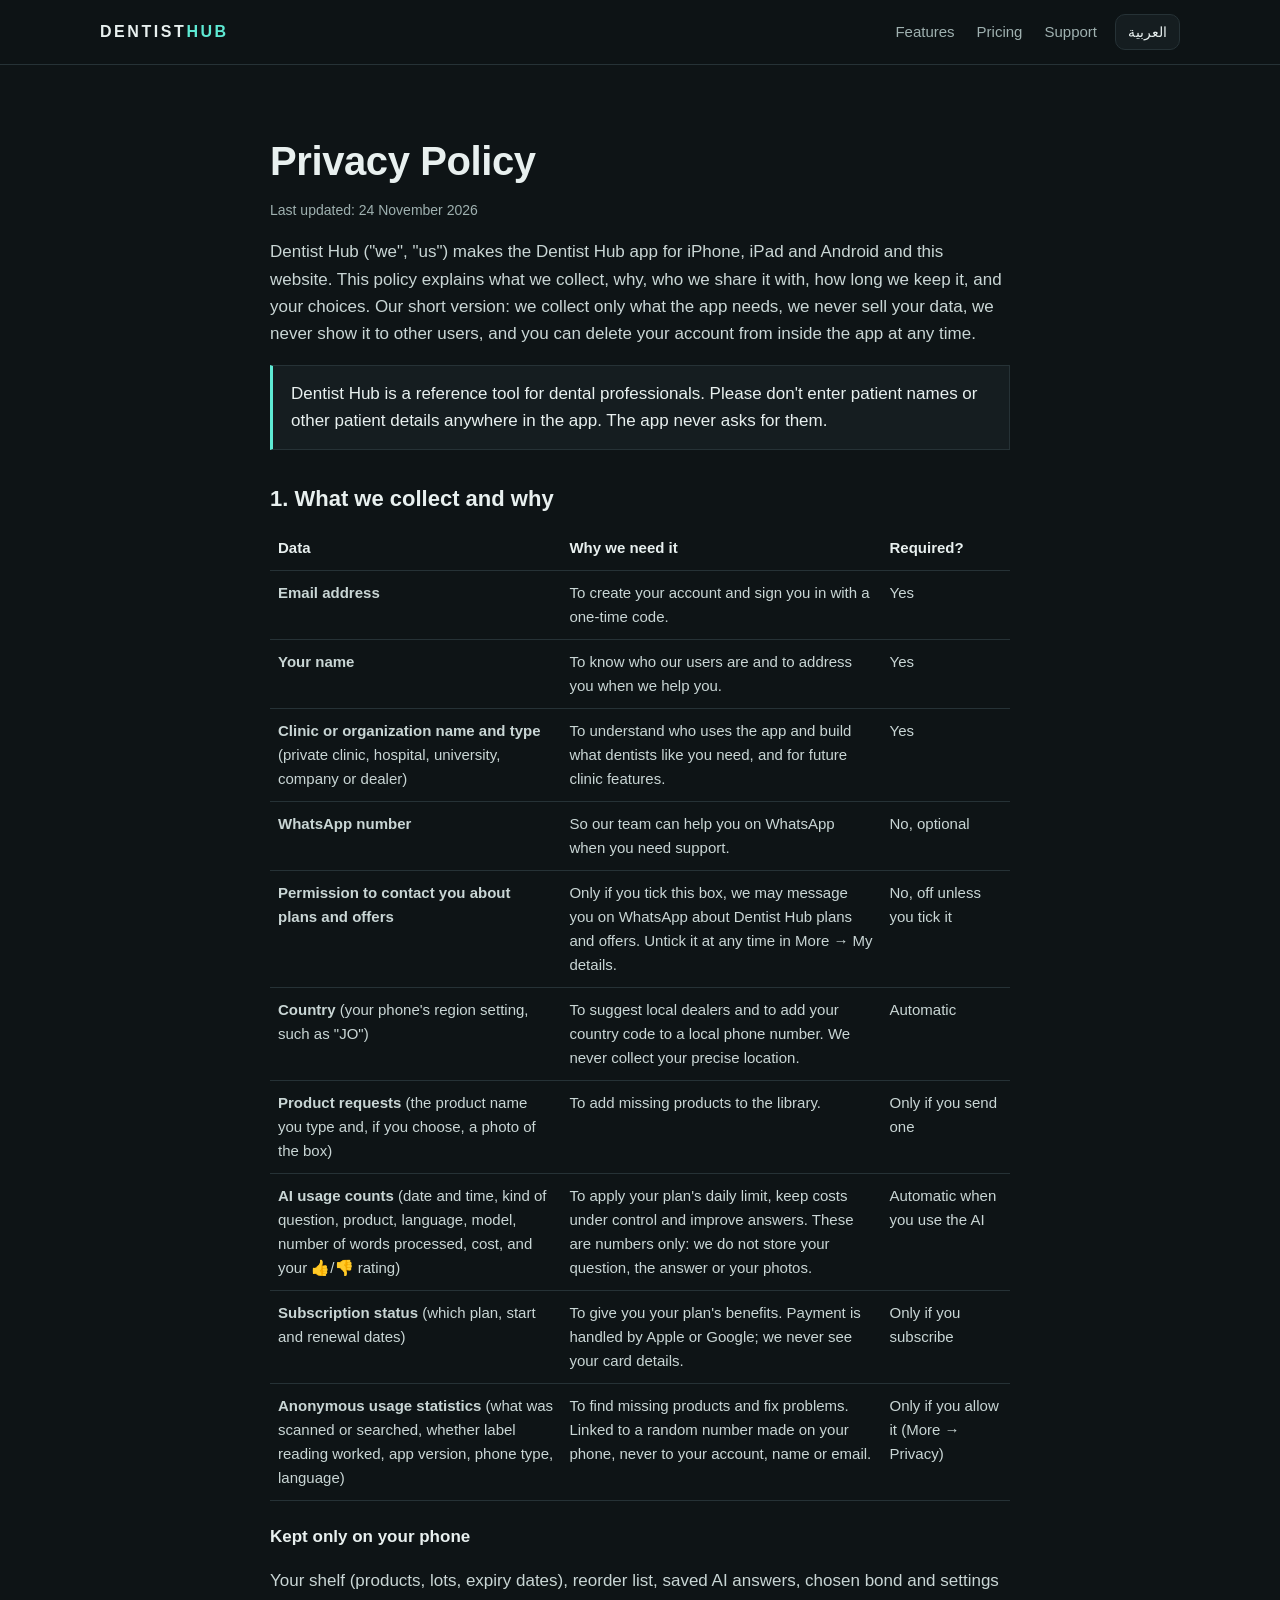
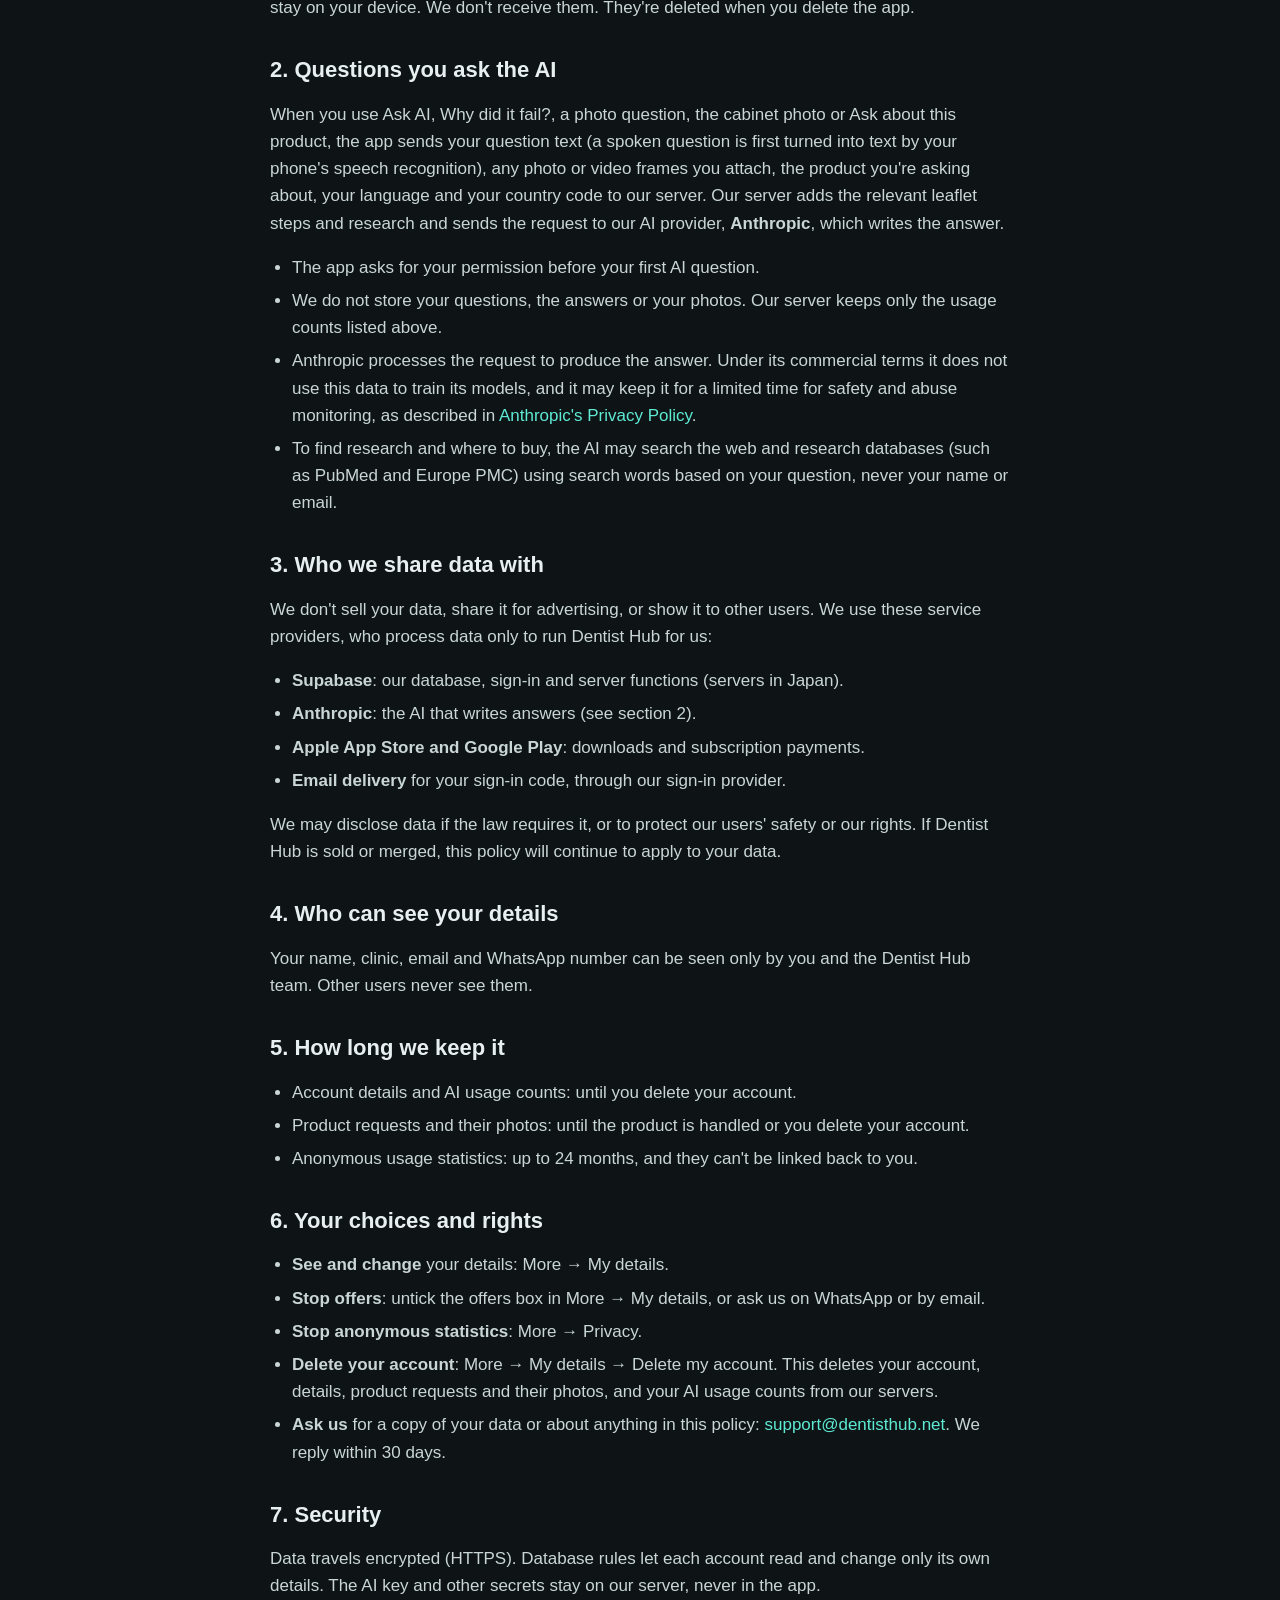
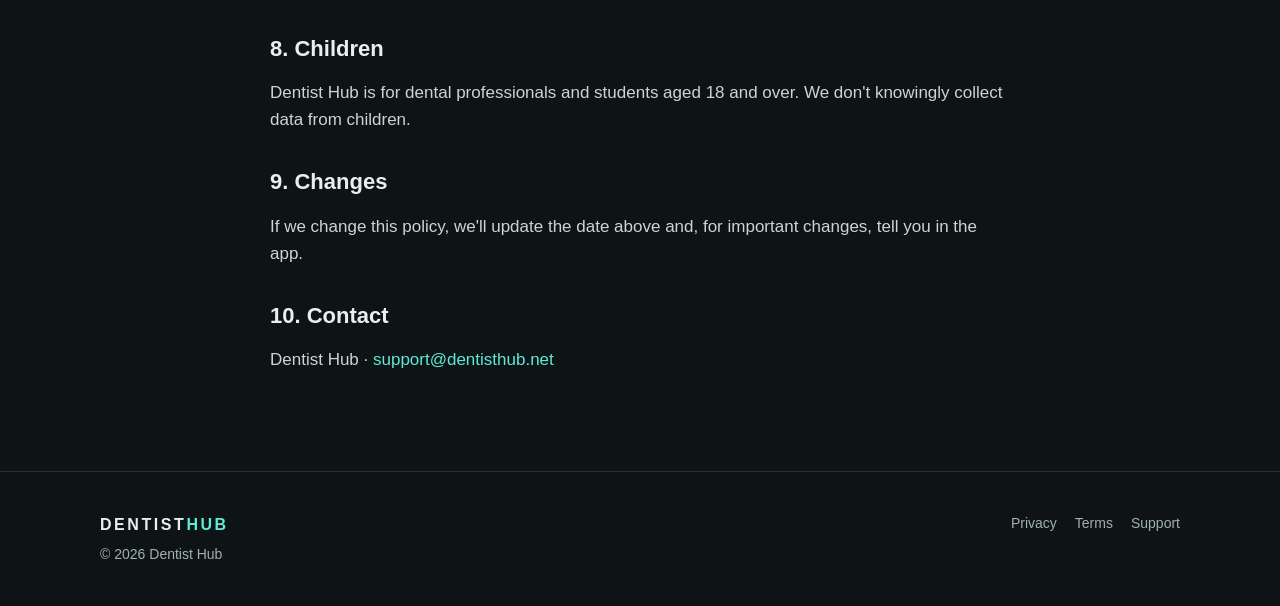
<file: privacy.html>
<!doctype html>
<html lang="en" dir="ltr">
<head>
<meta charset="utf-8">
<meta name="viewport" content="width=device-width,initial-scale=1">
<title>Privacy Policy · Dentist Hub</title>
<meta name="title-en" content="Privacy Policy · Dentist Hub">
<meta name="title-ar" content="سياسة الخصوصية · Dentist Hub">
<meta name="description" content="What Dentist Hub collects, why, who it is shared with, and how to delete it.">
<meta name="theme-color" content="#0E1416">
<link rel="icon" href="img/icon.png">
<link rel="stylesheet" href="site.css?v=3">
<script src="site.js?v=2"></script>
</head>
<body>
<header class="top"><div class="wrap">
  <a class="mark" href="/">DENTIST<b>HUB</b></a>
  <nav class="links">
    <a href="/#features"><span lang="en">Features</span><span lang="ar">المزايا</span></a>
    <a href="/#pricing"><span lang="en">Pricing</span><span lang="ar">الأسعار</span></a>
    <a href="support.html"><span lang="en">Support</span><span lang="ar">الدعم</span></a>
  </nav>
  <button class="lang" data-lang-toggle type="button"><span lang="en">العربية</span><span lang="ar">English</span></button>
</div></header>

<main class="doc">
<article lang="en">
  <h1>Privacy Policy</h1>
  <p class="updated">Last updated: 24 November 2026</p>
  <p>Dentist Hub ("we", "us") makes the Dentist Hub app for iPhone, iPad and Android and this website. This policy explains what we collect, why, who we share it with, how long we keep it, and your choices. Our short version: we collect only what the app needs, we never sell your data, we never show it to other users, and you can delete your account from inside the app at any time.</p>
  <div class="note">Dentist Hub is a reference tool for dental professionals. Please don't enter patient names or other patient details anywhere in the app. The app never asks for them.</div>

  <h2>1. What we collect and why</h2>
  <table>
    <tr><th>Data</th><th>Why we need it</th><th>Required?</th></tr>
    <tr><td><b>Email address</b></td><td>To create your account and sign you in with a one-time code.</td><td>Yes</td></tr>
    <tr><td><b>Your name</b></td><td>To know who our users are and to address you when we help you.</td><td>Yes</td></tr>
    <tr><td><b>Clinic or organization name and type</b> (private clinic, hospital, university, company or dealer)</td><td>To understand who uses the app and build what dentists like you need, and for future clinic features.</td><td>Yes</td></tr>
    <tr><td><b>WhatsApp number</b></td><td>So our team can help you on WhatsApp when you need support.</td><td>No, optional</td></tr>
    <tr><td><b>Permission to contact you about plans and offers</b></td><td>Only if you tick this box, we may message you on WhatsApp about Dentist Hub plans and offers. Untick it at any time in More → My details.</td><td>No, off unless you tick it</td></tr>
    <tr><td><b>Country</b> (your phone's region setting, such as "JO")</td><td>To suggest local dealers and to add your country code to a local phone number. We never collect your precise location.</td><td>Automatic</td></tr>
    <tr><td><b>Product requests</b> (the product name you type and, if you choose, a photo of the box)</td><td>To add missing products to the library.</td><td>Only if you send one</td></tr>
    <tr><td><b>AI usage counts</b> (date and time, kind of question, product, language, model, number of words processed, cost, and your 👍/👎 rating)</td><td>To apply your plan's daily limit, keep costs under control and improve answers. These are numbers only: we do not store your question, the answer or your photos.</td><td>Automatic when you use the AI</td></tr>
    <tr><td><b>Subscription status</b> (which plan, start and renewal dates)</td><td>To give you your plan's benefits. Payment is handled by Apple or Google; we never see your card details.</td><td>Only if you subscribe</td></tr>
    <tr><td><b>Anonymous usage statistics</b> (what was scanned or searched, whether label reading worked, app version, phone type, language)</td><td>To find missing products and fix problems. Linked to a random number made on your phone, never to your account, name or email.</td><td>Only if you allow it (More → Privacy)</td></tr>
  </table>

  <h3>Kept only on your phone</h3>
  <p>Your shelf (products, lots, expiry dates), reorder list, saved AI answers, chosen bond and settings stay on your device. We don't receive them. They're deleted when you delete the app.</p>

  <h2>2. Questions you ask the AI</h2>
  <p>When you use Ask AI, Why did it fail?, a photo question, the cabinet photo or Ask about this product, the app sends your question text (a spoken question is first turned into text by your phone's speech recognition), any photo or video frames you attach, the product you're asking about, your language and your country code to our server. Our server adds the relevant leaflet steps and research and sends the request to our AI provider, <b>Anthropic</b>, which writes the answer.</p>
  <ul>
    <li>The app asks for your permission before your first AI question.</li>
    <li>We do not store your questions, the answers or your photos. Our server keeps only the usage counts listed above.</li>
    <li>Anthropic processes the request to produce the answer. Under its commercial terms it does not use this data to train its models, and it may keep it for a limited time for safety and abuse monitoring, as described in <a href="https://www.anthropic.com/legal/privacy">Anthropic's Privacy Policy</a>.</li>
    <li>To find research and where to buy, the AI may search the web and research databases (such as PubMed and Europe PMC) using search words based on your question, never your name or email.</li>
  </ul>

  <h2>3. Who we share data with</h2>
  <p>We don't sell your data, share it for advertising, or show it to other users. We use these service providers, who process data only to run Dentist Hub for us:</p>
  <ul>
    <li><b>Supabase</b>: our database, sign-in and server functions (servers in Japan).</li>
    <li><b>Anthropic</b>: the AI that writes answers (see section 2).</li>
    <li><b>Apple App Store and Google Play</b>: downloads and subscription payments.</li>
    <li><b>Email delivery</b> for your sign-in code, through our sign-in provider.</li>
  </ul>
  <p>We may disclose data if the law requires it, or to protect our users' safety or our rights. If Dentist Hub is sold or merged, this policy will continue to apply to your data.</p>

  <h2>4. Who can see your details</h2>
  <p>Your name, clinic, email and WhatsApp number can be seen only by you and the Dentist Hub team. Other users never see them.</p>

  <h2>5. How long we keep it</h2>
  <ul>
    <li>Account details and AI usage counts: until you delete your account.</li>
    <li>Product requests and their photos: until the product is handled or you delete your account.</li>
    <li>Anonymous usage statistics: up to 24 months, and they can't be linked back to you.</li>
  </ul>

  <h2>6. Your choices and rights</h2>
  <ul>
    <li><b>See and change</b> your details: More → My details.</li>
    <li><b>Stop offers</b>: untick the offers box in More → My details, or ask us on WhatsApp or by email.</li>
    <li><b>Stop anonymous statistics</b>: More → Privacy.</li>
    <li><b>Delete your account</b>: More → My details → Delete my account. This deletes your account, details, product requests and their photos, and your AI usage counts from our servers.</li>
    <li><b>Ask us</b> for a copy of your data or about anything in this policy: <a href="mailto:support@dentisthub.net">support@dentisthub.net</a>. We reply within 30 days.</li>
  </ul>

  <h2>7. Security</h2>
  <p>Data travels encrypted (HTTPS). Database rules let each account read and change only its own details. The AI key and other secrets stay on our server, never in the app.</p>

  <h2>8. Children</h2>
  <p>Dentist Hub is for dental professionals and students aged 18 and over. We don't knowingly collect data from children.</p>

  <h2>9. Changes</h2>
  <p>If we change this policy, we'll update the date above and, for important changes, tell you in the app.</p>

  <h2>10. Contact</h2>
  <p>Dentist Hub · <a href="mailto:support@dentisthub.net">support@dentisthub.net</a></p>
</article>

<article lang="ar">
  <h1>سياسة الخصوصية</h1>
  <p class="updated">آخر تحديث: 24 نوفمبر 2026</p>
  <p>تطوّر Dentist Hub ("نحن") تطبيق Dentist Hub لأجهزة iPhone وiPad وAndroid وهذا الموقع. توضّح هذه السياسة ما نجمعه ولماذا، ومع من نشاركه، ومدة الاحتفاظ به، وخياراتك. باختصار: نجمع فقط ما يحتاجه التطبيق، ولا نبيع بياناتك أبدًا، ولا نعرضها لمستخدمين آخرين، ويمكنك حذف حسابك من داخل التطبيق في أي وقت.</p>
  <div class="note">Dentist Hub أداة مرجعية للمختصين في طب الأسنان. الرجاء عدم إدخال أسماء المرضى أو أي بيانات عنهم في التطبيق، فالتطبيق لا يطلبها أبدًا.</div>

  <h2>1. ما نجمعه ولماذا</h2>
  <table>
    <tr><th>البيانات</th><th>سبب الحاجة إليها</th><th>إلزامية؟</th></tr>
    <tr><td><b>البريد الإلكتروني</b></td><td>لإنشاء حسابك وتسجيل دخولك برمز لمرة واحدة.</td><td>نعم</td></tr>
    <tr><td><b>اسمك</b></td><td>لنعرف مستخدمينا ولمخاطبتك عند مساعدتك.</td><td>نعم</td></tr>
    <tr><td><b>اسم العيادة أو الجهة ونوعها</b> (عيادة خاصة، مستشفى، جامعة، شركة أو موزّع)</td><td>لفهم من يستخدم التطبيق وبناء ما يحتاجه أطباء الأسنان، ولمزايا العيادات مستقبلًا.</td><td>نعم</td></tr>
    <tr><td><b>رقم واتساب</b></td><td>ليتمكن فريقنا من مساعدتك عبر واتساب عند حاجتك للدعم.</td><td>لا، اختياري</td></tr>
    <tr><td><b>الموافقة على التواصل بخصوص الاشتراكات والعروض</b></td><td>فقط إذا وضعت علامة على هذا الخيار، قد نراسلك على واتساب بخصوص اشتراكات وعروض Dentist Hub. يمكنك إلغاؤه في أي وقت من المزيد ← بياناتي.</td><td>لا، غير مفعّل إلا إذا اخترته</td></tr>
    <tr><td><b>الدولة</b> (إعداد منطقة هاتفك مثل "JO")</td><td>لاقتراح موزعين محليين ولإضافة رمز الدولة إلى رقمك المحلي. لا نجمع موقعك الدقيق أبدًا.</td><td>تلقائي</td></tr>
    <tr><td><b>طلبات المنتجات</b> (اسم المنتج الذي تكتبه، وصورة العلبة إن أردت)</td><td>لإضافة المنتجات الناقصة إلى المكتبة.</td><td>فقط إذا أرسلت طلبًا</td></tr>
    <tr><td><b>أرقام استخدام الذكاء الاصطناعي</b> (التاريخ والوقت، نوع السؤال، المنتج، اللغة، النموذج، عدد الكلمات المعالجة، التكلفة، وتقييمك 👍/👎)</td><td>لتطبيق الحد اليومي لخطتك، وضبط التكاليف وتحسين الإجابات. هذه أرقام فقط: لا نحفظ سؤالك أو الإجابة أو صورك.</td><td>تلقائي عند استخدام الذكاء الاصطناعي</td></tr>
    <tr><td><b>حالة الاشتراك</b> (الخطة، تاريخ البدء والتجديد)</td><td>لمنحك مزايا خطتك. تتم عملية الدفع عبر Apple أو Google، ولا نرى بيانات بطاقتك أبدًا.</td><td>فقط إذا اشتركت</td></tr>
    <tr><td><b>إحصاءات استخدام مجهولة</b> (ما تم مسحه أو البحث عنه، نجاح قراءة الملصق، إصدار التطبيق، نوع الهاتف، اللغة)</td><td>لإيجاد المنتجات الناقصة وإصلاح المشكلات. مرتبطة برقم عشوائي يُنشأ على هاتفك، وليس بحسابك أو اسمك أو بريدك.</td><td>فقط إذا سمحت بذلك (المزيد ← الخصوصية)</td></tr>
  </table>

  <h3>ما يبقى على هاتفك فقط</h3>
  <p>رفّك (المنتجات والتشغيلات وتواريخ الصلاحية)، وقائمة إعادة الطلب، والإجابات المحفوظة، واللاصق المختار، والإعدادات تبقى على جهازك ولا تصلنا. تُحذف عند حذف التطبيق.</p>

  <h2>2. الأسئلة التي تطرحها على الذكاء الاصطناعي</h2>
  <p>عند استخدام "اسأل" أو "لماذا فشلت؟" أو سؤال بالصورة أو تصوير الخزانة أو "اسأل عن هذا المنتج"، يرسل التطبيق نص سؤالك (يحوّل هاتفك السؤال المنطوق إلى نص أولًا)، وأي صورة أو لقطات فيديو ترفقها، والمنتج الذي تسأل عنه، ولغتك ورمز دولتك إلى خادمنا. يضيف خادمنا خطوات النشرة والأبحاث ذات الصلة ويرسل الطلب إلى مزوّد الذكاء الاصطناعي لدينا <b>Anthropic</b> الذي يكتب الإجابة.</p>
  <ul>
    <li>يطلب التطبيق موافقتك قبل أول سؤال للذكاء الاصطناعي.</li>
    <li>لا نحفظ أسئلتك أو الإجابات أو صورك. يحتفظ خادمنا فقط بأرقام الاستخدام المذكورة أعلاه.</li>
    <li>تعالج Anthropic الطلب لإنتاج الإجابة. ووفق شروطها التجارية لا تستخدم هذه البيانات لتدريب نماذجها، وقد تحتفظ بها لفترة محدودة لأغراض السلامة ومنع إساءة الاستخدام، كما هو موضح في <a href="https://www.anthropic.com/legal/privacy">سياسة خصوصية Anthropic</a>.</li>
    <li>للعثور على الأبحاث وأماكن الشراء، قد يبحث الذكاء الاصطناعي في الإنترنت وقواعد بيانات الأبحاث (مثل PubMed وEurope PMC) بكلمات بحث مبنية على سؤالك، وليس باسمك أو بريدك.</li>
  </ul>

  <h2>3. مع من نشارك البيانات</h2>
  <p>لا نبيع بياناتك، ولا نشاركها لأغراض إعلانية، ولا نعرضها لمستخدمين آخرين. نستخدم مزوّدي الخدمات التالين، الذين يعالجون البيانات فقط لتشغيل Dentist Hub:</p>
  <ul>
    <li><b>Supabase</b>: قاعدة البيانات وتسجيل الدخول ووظائف الخادم (خوادم في اليابان).</li>
    <li><b>Anthropic</b>: الذكاء الاصطناعي الذي يكتب الإجابات (انظر البند 2).</li>
    <li><b>App Store من Apple وGoogle Play</b>: التنزيل ومدفوعات الاشتراك.</li>
    <li><b>خدمة إرسال البريد</b> لرمز تسجيل الدخول، عبر مزوّد تسجيل الدخول لدينا.</li>
  </ul>
  <p>قد نفصح عن البيانات إذا تطلّب القانون ذلك، أو لحماية سلامة مستخدمينا أو حقوقنا. وإذا بيعت Dentist Hub أو اندمجت، تبقى هذه السياسة سارية على بياناتك.</p>

  <h2>4. من يمكنه رؤية بياناتك</h2>
  <p>لا يرى اسمك وعيادتك وبريدك ورقم واتساب إلا أنت وفريق Dentist Hub. لا يراها المستخدمون الآخرون أبدًا.</p>

  <h2>5. مدة الاحتفاظ</h2>
  <ul>
    <li>بيانات الحساب وأرقام استخدام الذكاء الاصطناعي: حتى تحذف حسابك.</li>
    <li>طلبات المنتجات وصورها: حتى نعالج الطلب أو تحذف حسابك.</li>
    <li>إحصاءات الاستخدام المجهولة: حتى 24 شهرًا، ولا يمكن ربطها بك.</li>
  </ul>

  <h2>6. خياراتك وحقوقك</h2>
  <ul>
    <li><b>عرض بياناتك وتعديلها</b>: المزيد ← بياناتي.</li>
    <li><b>إيقاف العروض</b>: ألغِ خيار العروض في المزيد ← بياناتي، أو اطلب ذلك منا عبر واتساب أو البريد.</li>
    <li><b>إيقاف الإحصاءات المجهولة</b>: المزيد ← الخصوصية.</li>
    <li><b>حذف حسابك</b>: المزيد ← بياناتي ← حذف حسابي. يحذف ذلك حسابك وبياناتك وطلبات المنتجات وصورها وأرقام استخدامك للذكاء الاصطناعي من خوادمنا.</li>
    <li><b>راسلنا</b> لطلب نسخة من بياناتك أو للاستفسار عن هذه السياسة: <a href="mailto:support@dentisthub.net">support@dentisthub.net</a>. نرد خلال 30 يومًا.</li>
  </ul>

  <h2>7. الأمان</h2>
  <p>تنتقل البيانات مشفّرة (HTTPS). تسمح قواعد قاعدة البيانات لكل حساب بقراءة وتعديل بياناته فقط. ويبقى مفتاح الذكاء الاصطناعي وبقية الأسرار على خادمنا، لا داخل التطبيق.</p>

  <h2>8. الأطفال</h2>
  <p>Dentist Hub مخصّص للمختصين وطلاب طب الأسنان بعمر 18 عامًا فأكثر. لا نجمع بيانات الأطفال عن علم.</p>

  <h2>9. التغييرات</h2>
  <p>إذا غيّرنا هذه السياسة، سنحدّث التاريخ أعلاه، وسنبلغك داخل التطبيق بالتغييرات المهمة.</p>

  <h2>10. التواصل</h2>
  <p>Dentist Hub · <a href="mailto:support@dentisthub.net">support@dentisthub.net</a></p>
</article>
</main>

<footer class="foot"><div class="wrap">
  <div><a class="mark" href="/">DENTIST<b>HUB</b></a><p>© <span data-year>2026</span> Dentist Hub</p></div>
  <nav>
    <a href="privacy.html"><span lang="en">Privacy</span><span lang="ar">الخصوصية</span></a>
    <a href="terms.html"><span lang="en">Terms</span><span lang="ar">الشروط</span></a>
    <a href="support.html"><span lang="en">Support</span><span lang="ar">الدعم</span></a>
  </nav>
</div></footer>
</body>
</html>
</file>
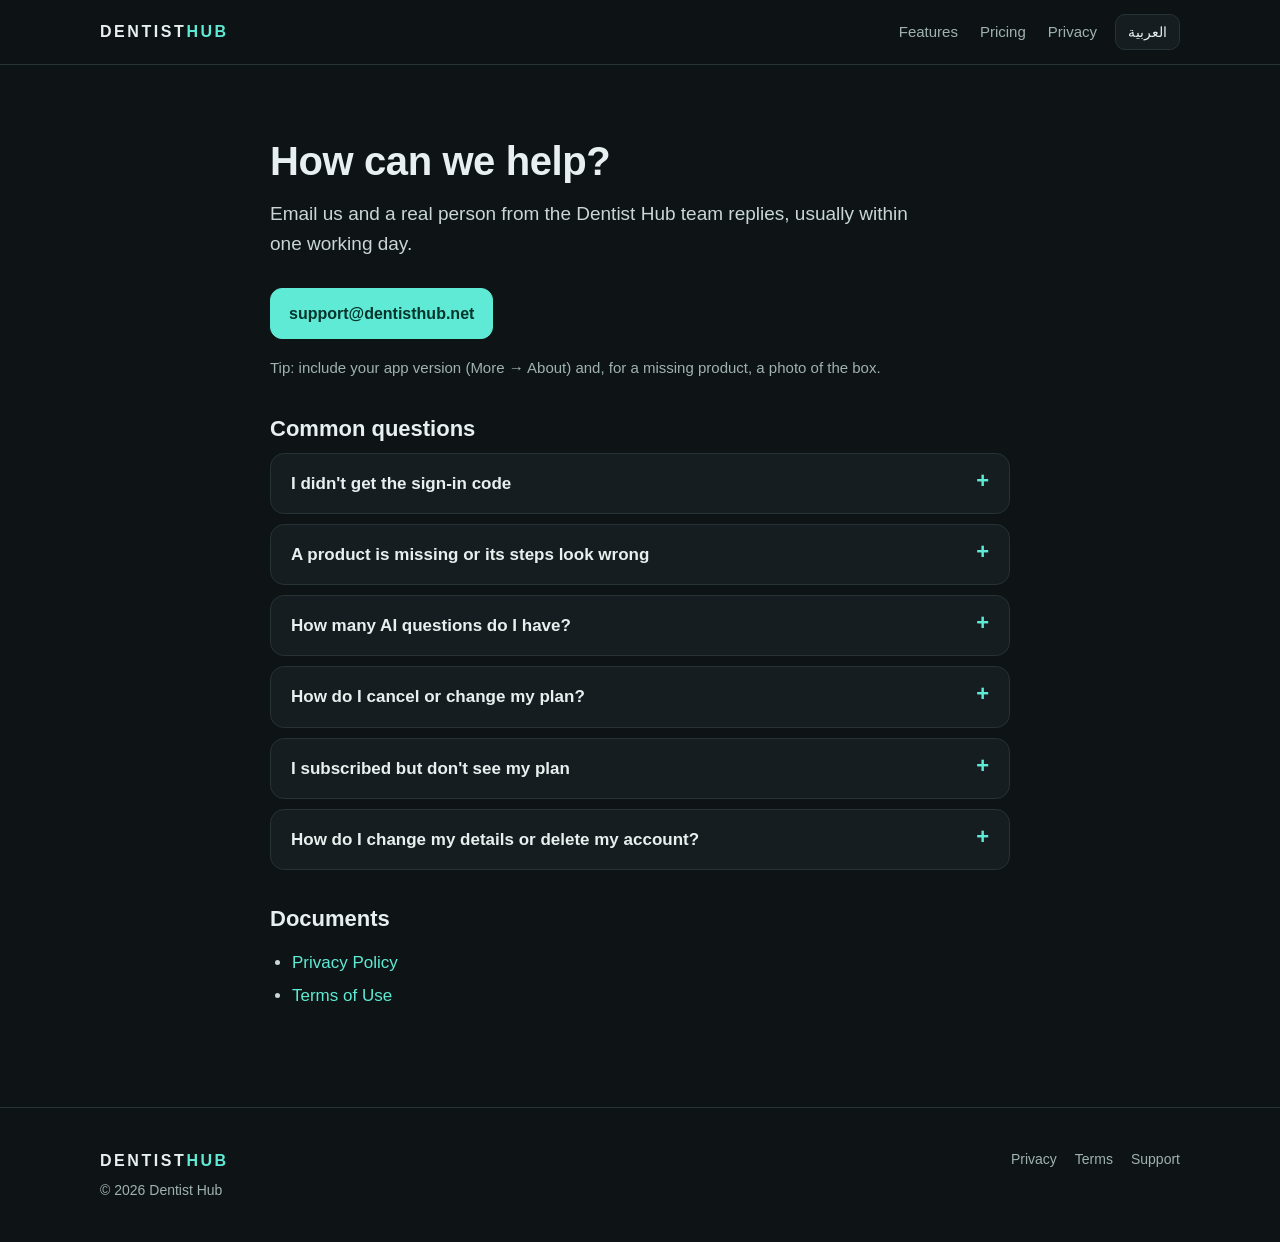
<file: support.html>
<!doctype html>
<html lang="en" dir="ltr">
<head>
<meta charset="utf-8">
<meta name="viewport" content="width=device-width,initial-scale=1">
<title>Support · Dentist Hub</title>
<meta name="title-en" content="Support · Dentist Hub">
<meta name="title-ar" content="الدعم · Dentist Hub">
<meta name="description" content="Get help with Dentist Hub: contact us, sign-in, subscriptions, missing products and account deletion.">
<meta name="theme-color" content="#0E1416">
<link rel="icon" href="img/icon.png">
<link rel="stylesheet" href="site.css?v=3">
<script src="site.js?v=2"></script>
</head>
<body>
<header class="top"><div class="wrap">
  <a class="mark" href="/">DENTIST<b>HUB</b></a>
  <nav class="links">
    <a href="/#features"><span lang="en">Features</span><span lang="ar">المزايا</span></a>
    <a href="/#pricing"><span lang="en">Pricing</span><span lang="ar">الأسعار</span></a>
    <a href="privacy.html"><span lang="en">Privacy</span><span lang="ar">الخصوصية</span></a>
  </nav>
  <button class="lang" data-lang-toggle type="button"><span lang="en">العربية</span><span lang="ar">English</span></button>
</div></header>

<main class="doc">
  <h1><span lang="en">How can we help?</span><span lang="ar">كيف يمكننا مساعدتك؟</span></h1>
  <p class="lead"><span lang="en">Email us and a real person from the Dentist Hub team replies, usually within one working day.</span><span lang="ar">راسلنا وسيرد عليك شخص من فريق Dentist Hub، عادةً خلال يوم عمل واحد.</span></p>
  <p><a class="btn primary" href="mailto:support@dentisthub.net?subject=Dentist%20Hub%20support">support@dentisthub.net</a></p>
  <p style="color:var(--muted);font-size:15px"><span lang="en">Tip: include your app version (More → About) and, for a missing product, a photo of the box.</span><span lang="ar">نصيحة: اذكر إصدار التطبيق (المزيد ← حول التطبيق)، وأرفق صورة للعلبة إن كان المنتج ناقصًا.</span></p>

  <h2><span lang="en">Common questions</span><span lang="ar">أسئلة شائعة</span></h2>
  <details><summary><span lang="en">I didn't get the sign-in code</span><span lang="ar">لم يصلني رمز تسجيل الدخول</span></summary>
    <p><span lang="en">Check your spam or junk folder and that the email address is spelled correctly. Codes can take a minute. If you asked for several codes, use the newest one.</span><span lang="ar">تحقق من مجلد الرسائل غير المرغوب فيها ومن صحة كتابة البريد. قد يستغرق الرمز دقيقة. إذا طلبت عدة رموز، استخدم أحدثها.</span></p></details>
  <details><summary><span lang="en">A product is missing or its steps look wrong</span><span lang="ar">منتج ناقص أو خطواته تبدو خاطئة</span></summary>
    <p><span lang="en">Use "Request a product" in the app, or email us with the product name and a photo of the box and leaflet. We check every report against the maker's instructions.</span><span lang="ar">استخدم "اطلب منتجًا" في التطبيق، أو راسلنا باسم المنتج وصورة للعلبة والنشرة. نراجع كل بلاغ مقابل تعليمات الشركة المصنّعة.</span></p></details>
  <details><summary><span lang="en">How many AI questions do I have?</span><span lang="ar">كم سؤالًا لدي للذكاء الاصطناعي؟</span></summary>
    <p><span lang="en">Free: 4 a day. Pro: 20 a day. Premium: 40 a day. A question with a photo counts as 3. The app shows how many you have left.</span><span lang="ar">المجانية: 4 يوميًا. برو: 20 يوميًا. بريميوم: 40 يوميًا. السؤال مع صورة يُحسب بثلاثة. يعرض التطبيق عدد الأسئلة المتبقية.</span></p></details>
  <details><summary><span lang="en">How do I cancel or change my plan?</span><span lang="ar">كيف ألغي اشتراكي أو أغيّره؟</span></summary>
    <p><span lang="en">iPhone and iPad: Settings → your name → Subscriptions → Dentist Hub. Android: Google Play → profile picture → Payments and subscriptions → Subscriptions. You keep your plan until the end of the paid month.</span><span lang="ar">iPhone وiPad: الإعدادات ← اسمك ← الاشتراكات ← Dentist Hub. Android: Google Play ← صورة الملف الشخصي ← الدفعات والاشتراكات ← الاشتراكات. يبقى اشتراكك حتى نهاية الشهر المدفوع.</span></p></details>
  <details><summary><span lang="en">I subscribed but don't see my plan</span><span lang="ar">اشتركت لكن لا أرى خطتي</span></summary>
    <p><span lang="en">Make sure you're signed in with the same account, then open More → Plans → Restore purchases. If it still doesn't show, email us.</span><span lang="ar">تأكد أنك مسجّل الدخول بنفس الحساب، ثم افتح المزيد ← الخطط ← استعادة المشتريات. وإن لم تظهر، راسلنا.</span></p></details>
  <details><summary><span lang="en">How do I change my details or delete my account?</span><span lang="ar">كيف أغيّر بياناتي أو أحذف حسابي؟</span></summary>
    <p><span lang="en">More → My details. "Delete my account" at the bottom deletes your account and details from our servers. Cancel any subscription separately in the store. <a href="delete-account.html">More about deleting your account</a>.</span><span lang="ar">المزيد ← بياناتي. خيار "حذف حسابي" في الأسفل يحذف حسابك وبياناتك من خوادمنا. ألغِ أي اشتراك بشكل منفصل من المتجر. <a href="delete-account.html">المزيد عن حذف الحساب</a>.</span></p></details>

  <h2><span lang="en">Documents</span><span lang="ar">المستندات</span></h2>
  <ul>
    <li><a href="privacy.html"><span lang="en">Privacy Policy</span><span lang="ar">سياسة الخصوصية</span></a></li>
    <li><a href="terms.html"><span lang="en">Terms of Use</span><span lang="ar">شروط الاستخدام</span></a></li>
  </ul>
</main>

<footer class="foot"><div class="wrap">
  <div><a class="mark" href="/">DENTIST<b>HUB</b></a><p>© <span data-year>2026</span> Dentist Hub</p></div>
  <nav>
    <a href="privacy.html"><span lang="en">Privacy</span><span lang="ar">الخصوصية</span></a>
    <a href="terms.html"><span lang="en">Terms</span><span lang="ar">الشروط</span></a>
    <a href="support.html"><span lang="en">Support</span><span lang="ar">الدعم</span></a>
  </nav>
</div></footer>
</body>
</html>
</file>
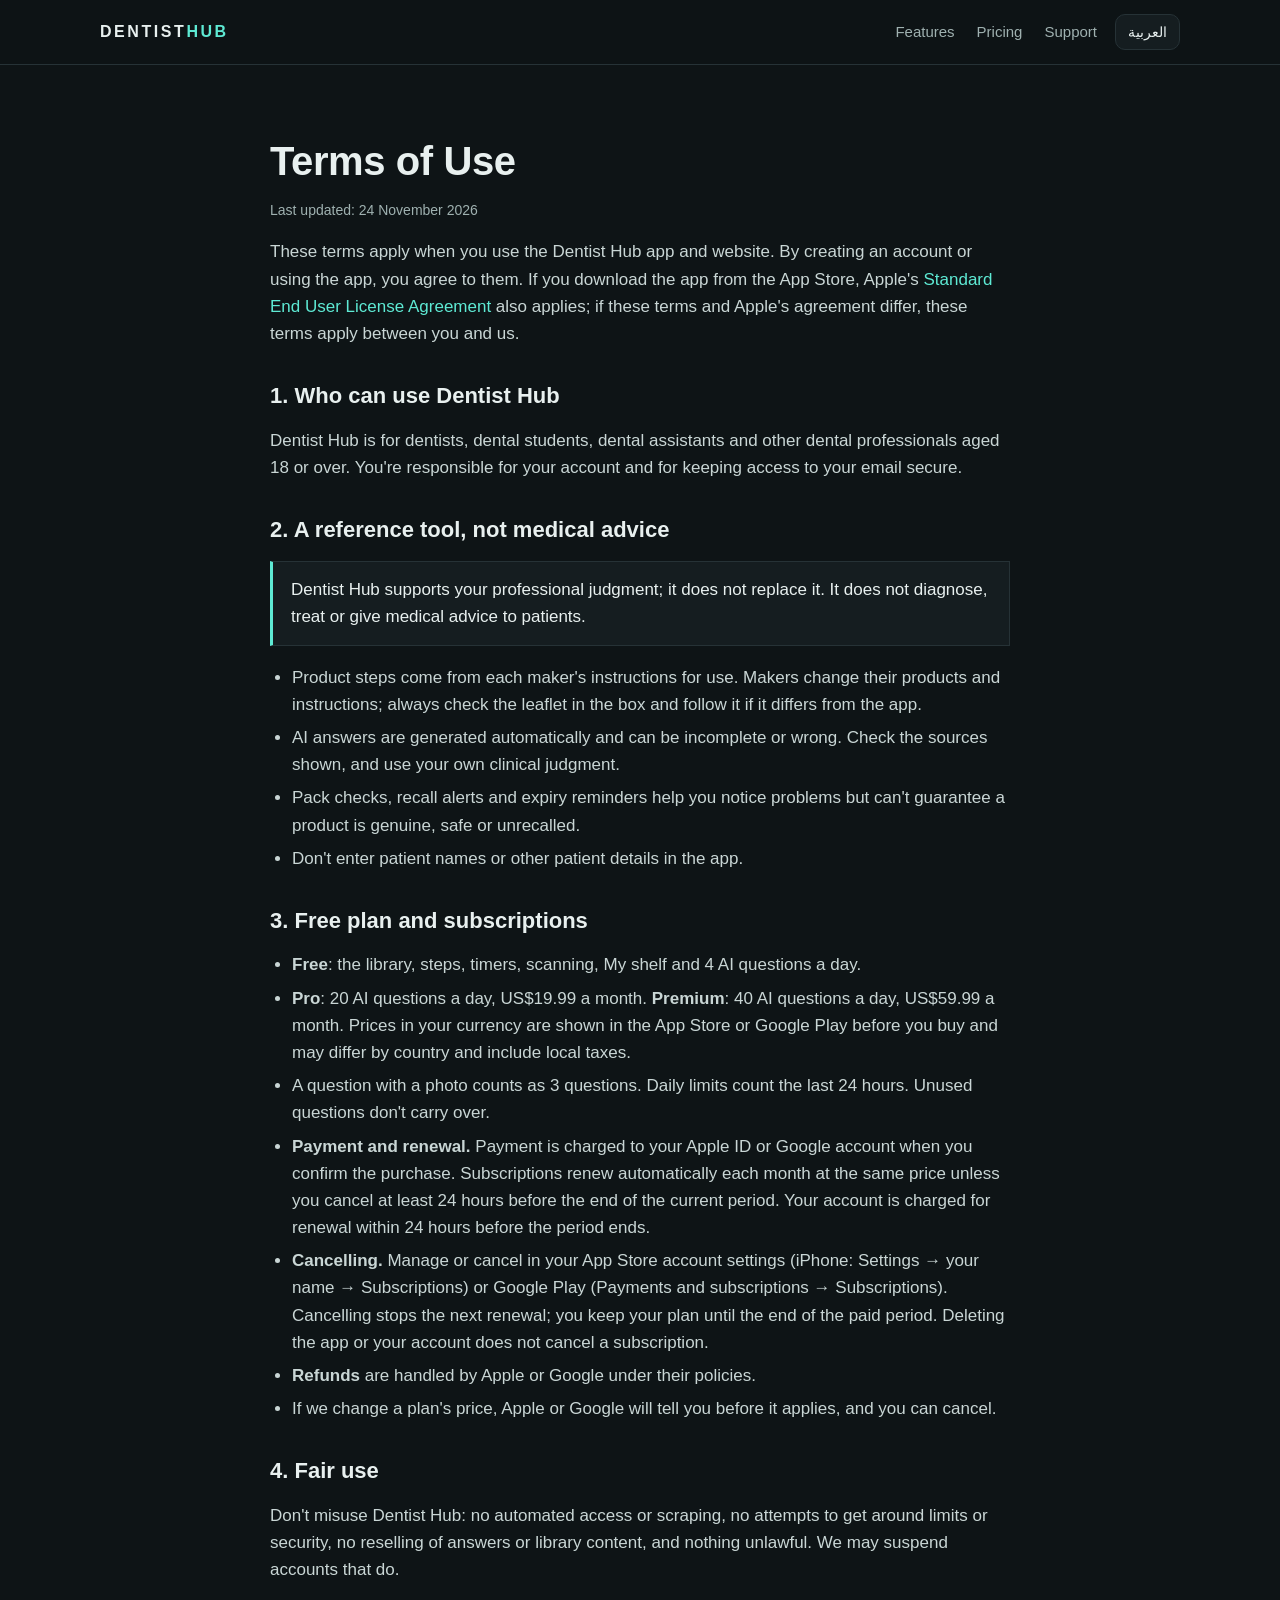
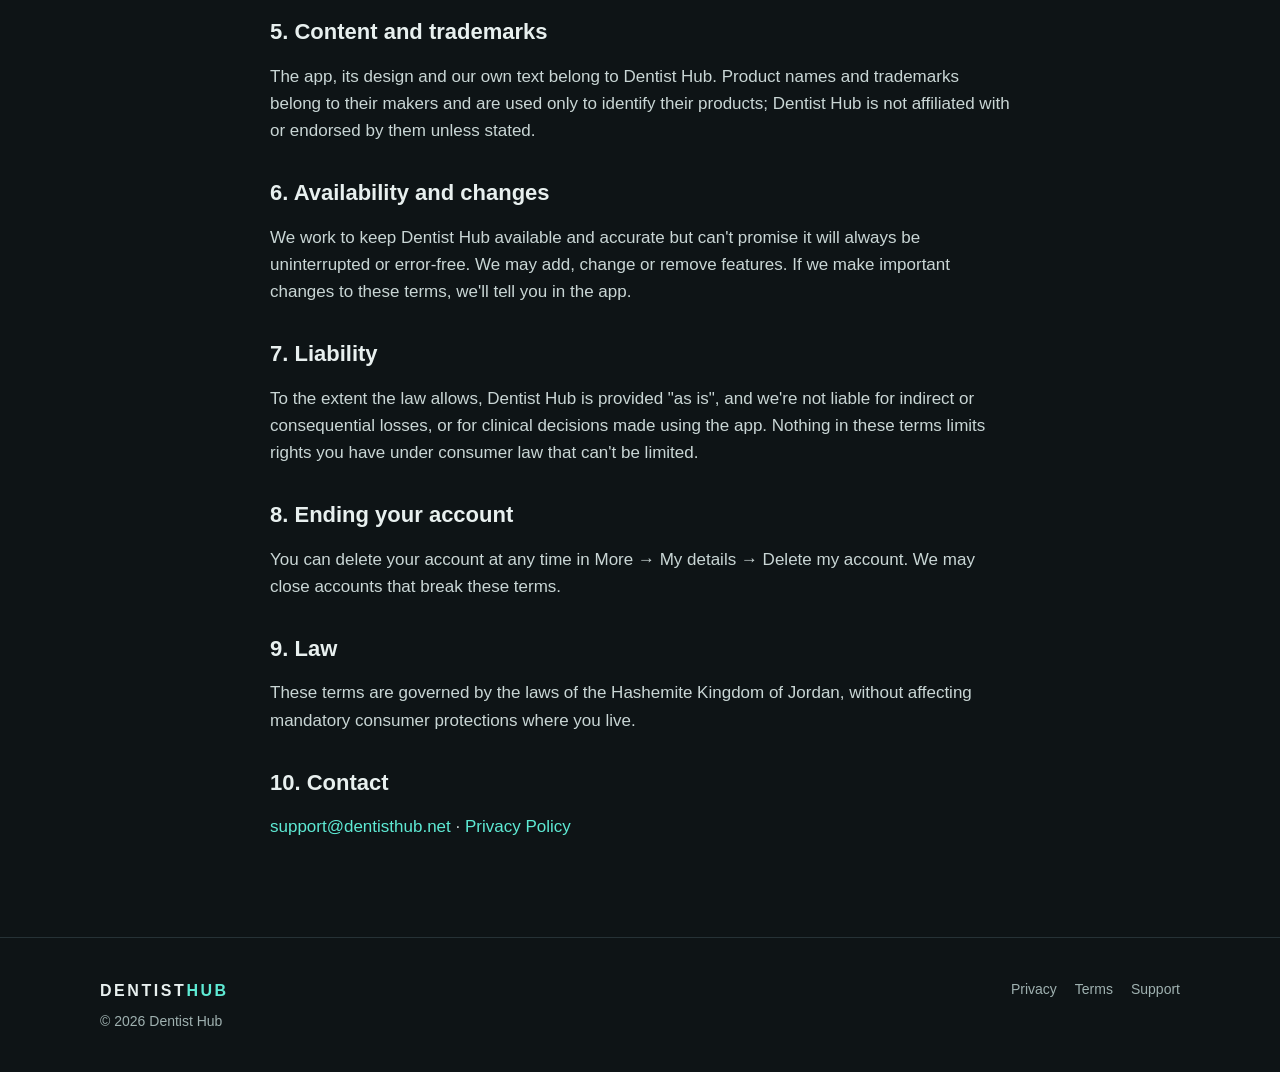
<file: terms.html>
<!doctype html>
<html lang="en" dir="ltr">
<head>
<meta charset="utf-8">
<meta name="viewport" content="width=device-width,initial-scale=1">
<title>Terms of Use · Dentist Hub</title>
<meta name="title-en" content="Terms of Use · Dentist Hub">
<meta name="title-ar" content="شروط الاستخدام · Dentist Hub">
<meta name="description" content="The terms for using Dentist Hub and its subscriptions.">
<meta name="theme-color" content="#0E1416">
<link rel="icon" href="img/icon.png">
<link rel="stylesheet" href="site.css?v=3">
<script src="site.js?v=2"></script>
</head>
<body>
<header class="top"><div class="wrap">
  <a class="mark" href="/">DENTIST<b>HUB</b></a>
  <nav class="links">
    <a href="/#features"><span lang="en">Features</span><span lang="ar">المزايا</span></a>
    <a href="/#pricing"><span lang="en">Pricing</span><span lang="ar">الأسعار</span></a>
    <a href="support.html"><span lang="en">Support</span><span lang="ar">الدعم</span></a>
  </nav>
  <button class="lang" data-lang-toggle type="button"><span lang="en">العربية</span><span lang="ar">English</span></button>
</div></header>

<main class="doc">
<article lang="en">
  <h1>Terms of Use</h1>
  <p class="updated">Last updated: 24 November 2026</p>
  <p>These terms apply when you use the Dentist Hub app and website. By creating an account or using the app, you agree to them. If you download the app from the App Store, Apple's <a href="https://www.apple.com/legal/internet-services/itunes/dev/stdeula/">Standard End User License Agreement</a> also applies; if these terms and Apple's agreement differ, these terms apply between you and us.</p>

  <h2>1. Who can use Dentist Hub</h2>
  <p>Dentist Hub is for dentists, dental students, dental assistants and other dental professionals aged 18 or over. You're responsible for your account and for keeping access to your email secure.</p>

  <h2>2. A reference tool, not medical advice</h2>
  <div class="note">Dentist Hub supports your professional judgment; it does not replace it. It does not diagnose, treat or give medical advice to patients.</div>
  <ul>
    <li>Product steps come from each maker's instructions for use. Makers change their products and instructions; always check the leaflet in the box and follow it if it differs from the app.</li>
    <li>AI answers are generated automatically and can be incomplete or wrong. Check the sources shown, and use your own clinical judgment.</li>
    <li>Pack checks, recall alerts and expiry reminders help you notice problems but can't guarantee a product is genuine, safe or unrecalled.</li>
    <li>Don't enter patient names or other patient details in the app.</li>
  </ul>

  <h2>3. Free plan and subscriptions</h2>
  <ul>
    <li><b>Free</b>: the library, steps, timers, scanning, My shelf and 4 AI questions a day.</li>
    <li><b>Pro</b>: 20 AI questions a day, US$19.99 a month. <b>Premium</b>: 40 AI questions a day, US$59.99 a month. Prices in your currency are shown in the App Store or Google Play before you buy and may differ by country and include local taxes.</li>
    <li>A question with a photo counts as 3 questions. Daily limits count the last 24 hours. Unused questions don't carry over.</li>
    <li><b>Payment and renewal.</b> Payment is charged to your Apple ID or Google account when you confirm the purchase. Subscriptions renew automatically each month at the same price unless you cancel at least 24 hours before the end of the current period. Your account is charged for renewal within 24 hours before the period ends.</li>
    <li><b>Cancelling.</b> Manage or cancel in your App Store account settings (iPhone: Settings → your name → Subscriptions) or Google Play (Payments and subscriptions → Subscriptions). Cancelling stops the next renewal; you keep your plan until the end of the paid period. Deleting the app or your account does not cancel a subscription.</li>
    <li><b>Refunds</b> are handled by Apple or Google under their policies.</li>
    <li>If we change a plan's price, Apple or Google will tell you before it applies, and you can cancel.</li>
  </ul>

  <h2>4. Fair use</h2>
  <p>Don't misuse Dentist Hub: no automated access or scraping, no attempts to get around limits or security, no reselling of answers or library content, and nothing unlawful. We may suspend accounts that do.</p>

  <h2>5. Content and trademarks</h2>
  <p>The app, its design and our own text belong to Dentist Hub. Product names and trademarks belong to their makers and are used only to identify their products; Dentist Hub is not affiliated with or endorsed by them unless stated.</p>

  <h2>6. Availability and changes</h2>
  <p>We work to keep Dentist Hub available and accurate but can't promise it will always be uninterrupted or error-free. We may add, change or remove features. If we make important changes to these terms, we'll tell you in the app.</p>

  <h2>7. Liability</h2>
  <p>To the extent the law allows, Dentist Hub is provided "as is", and we're not liable for indirect or consequential losses, or for clinical decisions made using the app. Nothing in these terms limits rights you have under consumer law that can't be limited.</p>

  <h2>8. Ending your account</h2>
  <p>You can delete your account at any time in More → My details → Delete my account. We may close accounts that break these terms.</p>

  <h2>9. Law</h2>
  <p>These terms are governed by the laws of the Hashemite Kingdom of Jordan, without affecting mandatory consumer protections where you live.</p>

  <h2>10. Contact</h2>
  <p><a href="mailto:support@dentisthub.net">support@dentisthub.net</a> · <a href="privacy.html">Privacy Policy</a></p>
</article>

<article lang="ar">
  <h1>شروط الاستخدام</h1>
  <p class="updated">آخر تحديث: 24 نوفمبر 2026</p>
  <p>تنطبق هذه الشروط عند استخدامك تطبيق Dentist Hub وموقعه. بإنشاء حساب أو استخدام التطبيق فإنك توافق عليها. إذا نزّلت التطبيق من App Store، فتنطبق أيضًا <a href="https://www.apple.com/legal/internet-services/itunes/dev/stdeula/">اتفاقية ترخيص المستخدم النهائي القياسية من Apple</a>، وفي حال اختلافها عن هذه الشروط تسري هذه الشروط بينك وبيننا.</p>

  <h2>1. من يمكنه استخدام Dentist Hub</h2>
  <p>Dentist Hub مخصّص لأطباء الأسنان وطلاب طب الأسنان ومساعدي الأطباء وغيرهم من المختصين في طب الأسنان بعمر 18 عامًا فأكثر. أنت مسؤول عن حسابك وعن حماية الوصول إلى بريدك الإلكتروني.</p>

  <h2>2. أداة مرجعية وليست استشارة طبية</h2>
  <div class="note">يدعم Dentist Hub حكمك المهني ولا يحل محله. لا يشخّص ولا يعالج ولا يقدّم استشارات طبية للمرضى.</div>
  <ul>
    <li>تأتي خطوات المنتجات من تعليمات الاستخدام لكل شركة مصنّعة. قد تغيّر الشركات منتجاتها وتعليماتها، لذا راجع دائمًا النشرة داخل العلبة واتبعها إن اختلفت عن التطبيق.</li>
    <li>تُنشأ إجابات الذكاء الاصطناعي آليًا وقد تكون ناقصة أو خاطئة. راجع المصادر المعروضة واعتمد على حكمك السريري.</li>
    <li>فحص العبوات وتنبيهات السحب والصلاحية تساعدك على ملاحظة المشكلات، لكنها لا تضمن أن المنتج أصلي أو آمن أو غير مسحوب.</li>
    <li>لا تُدخل أسماء المرضى أو أي بيانات عنهم في التطبيق.</li>
  </ul>

  <h2>3. الخطة المجانية والاشتراكات</h2>
  <ul>
    <li><b>المجانية</b>: المكتبة والخطوات والمؤقتات والمسح ورفّي و4 أسئلة ذكاء اصطناعي يوميًا.</li>
    <li><b>برو</b>: 20 سؤالًا يوميًا مقابل 19.99 دولارًا أمريكيًا شهريًا. <b>بريميوم</b>: 40 سؤالًا يوميًا مقابل 59.99 دولارًا أمريكيًا شهريًا. يُعرض السعر بعملتك في App Store أو Google Play قبل الشراء، وقد يختلف حسب الدولة ويشمل الضرائب المحلية.</li>
    <li>السؤال الذي يتضمن صورة يُحسب بثلاثة أسئلة. تُحتسب الحدود اليومية على آخر 24 ساعة، ولا تُرحَّل الأسئلة غير المستخدمة.</li>
    <li><b>الدفع والتجديد.</b> يُخصم المبلغ من حساب Apple ID أو Google عند تأكيد الشراء. تتجدد الاشتراكات تلقائيًا كل شهر بنفس السعر ما لم تلغها قبل 24 ساعة على الأقل من نهاية الفترة الحالية، ويُخصم مبلغ التجديد خلال الـ24 ساعة السابقة لنهاية الفترة.</li>
    <li><b>الإلغاء.</b> أدر اشتراكك أو ألغه من إعدادات حسابك في App Store (على iPhone: الإعدادات ← اسمك ← الاشتراكات) أو Google Play (الدفعات والاشتراكات ← الاشتراكات). يوقف الإلغاء التجديد القادم ويبقى اشتراكك حتى نهاية الفترة المدفوعة. حذف التطبيق أو الحساب لا يلغي الاشتراك.</li>
    <li><b>الاسترداد</b> تتولاه Apple أو Google وفق سياساتهما.</li>
    <li>إذا غيّرنا سعر خطة، تبلغك Apple أو Google قبل تطبيقه، ويمكنك الإلغاء.</li>
  </ul>

  <h2>4. الاستخدام العادل</h2>
  <p>لا تسئ استخدام Dentist Hub: لا وصول آلي أو استخراج للبيانات، ولا محاولات للتحايل على الحدود أو الحماية، ولا إعادة بيع للإجابات أو محتوى المكتبة، ولا أي استخدام مخالف للقانون. قد نعلّق الحسابات المخالفة.</p>

  <h2>5. المحتوى والعلامات التجارية</h2>
  <p>التطبيق وتصميمه ونصوصنا ملك لـ Dentist Hub. أسماء المنتجات وعلاماتها التجارية ملك لشركاتها المصنّعة وتُستخدم فقط للتعريف بمنتجاتها، وDentist Hub غير تابع لها ولا معتمد منها ما لم يُذكر ذلك.</p>

  <h2>6. التوفر والتغييرات</h2>
  <p>نعمل على إبقاء Dentist Hub متاحًا ودقيقًا، لكن لا يمكننا ضمان عمله دائمًا دون انقطاع أو أخطاء. قد نضيف مزايا أو نغيّرها أو نزيلها. وإذا أجرينا تغييرات مهمة على هذه الشروط، سنبلغك داخل التطبيق.</p>

  <h2>7. المسؤولية</h2>
  <p>في الحدود التي يسمح بها القانون، يُقدَّم Dentist Hub "كما هو"، ولسنا مسؤولين عن الخسائر غير المباشرة أو التبعية، أو عن القرارات السريرية المتخذة باستخدام التطبيق. لا يقيّد أي شيء في هذه الشروط حقوقك بموجب قوانين حماية المستهلك التي لا يجوز تقييدها.</p>

  <h2>8. إنهاء حسابك</h2>
  <p>يمكنك حذف حسابك في أي وقت من المزيد ← بياناتي ← حذف حسابي. وقد نغلق الحسابات التي تخالف هذه الشروط.</p>

  <h2>9. القانون</h2>
  <p>تخضع هذه الشروط لقوانين المملكة الأردنية الهاشمية، دون المساس بحماية المستهلك الإلزامية في بلدك.</p>

  <h2>10. التواصل</h2>
  <p><a href="mailto:support@dentisthub.net">support@dentisthub.net</a> · <a href="privacy.html">سياسة الخصوصية</a></p>
</article>
</main>

<footer class="foot"><div class="wrap">
  <div><a class="mark" href="/">DENTIST<b>HUB</b></a><p>© <span data-year>2026</span> Dentist Hub</p></div>
  <nav>
    <a href="privacy.html"><span lang="en">Privacy</span><span lang="ar">الخصوصية</span></a>
    <a href="terms.html"><span lang="en">Terms</span><span lang="ar">الشروط</span></a>
    <a href="support.html"><span lang="en">Support</span><span lang="ar">الدعم</span></a>
  </nav>
</div></footer>
</body>
</html>
</file>
<file: site.css>
/* Dentist Hub website: Night mint, the app's own colours. */
:root {
  --ink: #0E1416; --ink-2: #111A1C; --panel: #151D20; --panel-2: #1C2629; --line: #263236;
  --text: #E8F0EF; --muted: #9FB1B0; --mint: #5EEAD4; --mint-ink: #04342C; --amber: #F5A524;
  --radius: 16px; --max: 1120px;
}
* { box-sizing: border-box; }
html { scroll-behavior: smooth; }
body {
  margin: 0; background: var(--ink); color: var(--text);
  font: 17px/1.6 -apple-system, BlinkMacSystemFont, "Segoe UI", Roboto, "Noto Sans Arabic", "Geeza Pro", sans-serif;
  -webkit-font-smoothing: antialiased;
}
html[lang=en] body [lang=ar], html[lang=ar] body [lang=en] { display: none !important; }
a { color: var(--mint); text-decoration: none; }
a:hover { text-decoration: underline; }
img { max-width: 100%; height: auto; display: block; }
.wrap { max-width: var(--max); margin: 0 auto; padding: 0 20px; }

/* Header */
header.top { position: sticky; top: 0; z-index: 10; background: rgba(14, 20, 22, .88); backdrop-filter: saturate(140%) blur(10px); border-bottom: 1px solid var(--line); }
header.top .wrap { display: flex; align-items: center; gap: 18px; height: 64px; }
.mark { font-weight: 900; letter-spacing: .16em; font-size: 16px; color: var(--text); direction: ltr; white-space: nowrap; }
.mark b { color: var(--mint); font-weight: 900; }
.mark:hover { text-decoration: none; }
nav.links { display: flex; gap: 22px; margin-inline-start: auto; font-size: 15px; }
nav.links a { color: var(--muted); }
nav.links a:hover { color: var(--text); text-decoration: none; }
.lang { background: var(--panel); color: var(--text); border: 1px solid var(--line); border-radius: 10px; padding: 6px 12px; font: inherit; font-size: 14px; cursor: pointer; }
.lang:hover { border-color: var(--mint); }
@media (max-width: 760px) { nav.links { display: none; } .lang { margin-inline-start: auto; } }

/* Buttons */
.btns { display: flex; gap: 12px; flex-wrap: wrap; }
.btn { display: inline-flex; align-items: center; gap: 10px; border-radius: 12px; padding: 12px 18px; font-weight: 700; font-size: 16px; border: 1px solid var(--line); color: var(--text); background: var(--panel); }
.btn:hover { text-decoration: none; border-color: var(--mint); }
.btn.primary { background: var(--mint); color: var(--mint-ink); border-color: var(--mint); }
.btn.primary:hover { filter: brightness(1.05); }
.btn svg { width: 20px; height: 20px; flex: none; }
.btn small { display: block; font-size: 11px; font-weight: 500; opacity: .8; line-height: 1.1; }
.btn span { line-height: 1.2; }

/* Hero */
.hero { padding: 72px 0 56px; background: radial-gradient(900px 420px at 80% 0%, rgba(94, 234, 212, .10), transparent 70%); }
.hero .wrap { display: grid; grid-template-columns: 1.1fr .9fr; gap: 48px; align-items: center; }
.eyebrow { display: inline-block; color: var(--mint); font-size: 14px; font-weight: 700; letter-spacing: .04em; border: 1px solid rgba(94, 234, 212, .35); border-radius: 999px; padding: 4px 12px; }
h1 { font-size: clamp(34px, 5vw, 54px); line-height: 1.1; margin: 18px 0 16px; letter-spacing: -.01em; }
html[lang=ar] h1 { letter-spacing: 0; line-height: 1.3; }
.lead { color: var(--muted); font-size: 19px; margin: 0 0 28px; max-width: 34em; }
.stats { display: flex; gap: 28px; margin-top: 34px; flex-wrap: wrap; }
.stats div { font-size: 14px; color: var(--muted); }
.stats strong { display: block; font-size: 26px; color: var(--text); }
.phones { position: relative; display: flex; justify-content: center; align-items: flex-start; gap: 16px; }
.phone { width: 220px; aspect-ratio: 9 / 16; border-radius: 30px; border: 7px solid #1F292C; background: #000; overflow: hidden; box-shadow: 0 30px 60px rgba(0, 0, 0, .45); }
/* Full iPhone screens are ~2.2x taller than wide; show the top of each in a 9:16 frame. */
.phone img { width: 100%; height: 100%; object-fit: cover; object-position: top; }
.phone + .phone { margin-top: 48px; }
@media (max-width: 900px) { .hero .wrap { grid-template-columns: 1fr; } .phone { width: 180px; } }
@media (max-width: 460px) { .phone { width: 140px; border-width: 5px; border-radius: 22px; } }

/* Sections */
section { padding: 72px 0; }
section.alt { background: var(--ink-2); border-top: 1px solid var(--line); border-bottom: 1px solid var(--line); }
h2 { font-size: clamp(26px, 3.4vw, 36px); line-height: 1.2; margin: 0 0 12px; }
.sub { color: var(--muted); margin: 0 0 36px; max-width: 42em; font-size: 18px; }
.grid { display: grid; gap: 16px; grid-template-columns: repeat(auto-fit, minmax(250px, 1fr)); }
.card { background: var(--panel); border: 1px solid var(--line); border-radius: var(--radius); padding: 22px; }
.card h3 { margin: 12px 0 6px; font-size: 18px; }
.card p { margin: 0; color: var(--muted); font-size: 15.5px; }
.icon { width: 42px; height: 42px; border-radius: 12px; display: grid; place-items: center; background: rgba(94, 234, 212, .12); color: var(--mint); }
.icon svg { width: 22px; height: 22px; }
.tag { display: inline-block; font-size: 12px; font-weight: 700; color: var(--mint-ink); background: var(--mint); border-radius: 6px; padding: 1px 7px; margin-inline-start: 6px; vertical-align: 2px; }

/* Steps */
.steps { counter-reset: s; display: grid; gap: 16px; grid-template-columns: repeat(auto-fit, minmax(240px, 1fr)); }
.step { counter-increment: s; position: relative; padding-top: 56px; }
.step::before { content: counter(s); position: absolute; top: 18px; inset-inline-start: 22px; width: 30px; height: 30px; border-radius: 50%; background: var(--mint); color: var(--mint-ink); font-weight: 800; display: grid; place-items: center; }

/* Split rows */
.split { display: grid; grid-template-columns: 1fr 1fr; gap: 40px; align-items: center; }
.split + .split { margin-top: 64px; }
.split .phone { margin: 0 auto; }
.checks { list-style: none; padding: 0; margin: 18px 0 0; display: grid; gap: 10px; }
.checks li { padding-inline-start: 30px; position: relative; color: var(--muted); }
.checks li::before { content: ""; position: absolute; inset-inline-start: 0; top: 6px; width: 18px; height: 18px; border-radius: 50%; background: rgba(94, 234, 212, .15) url("data:image/svg+xml,%3Csvg xmlns='http://www.w3.org/2000/svg' viewBox='0 0 24 24' fill='none' stroke='%235EEAD4' stroke-width='3'%3E%3Cpath d='M5 12l5 5L20 7'/%3E%3C/svg%3E") center/12px no-repeat; }
.checks b { color: var(--text); }
@media (max-width: 860px) { .split { grid-template-columns: 1fr; } .split.flip .phone { order: -1; } }

/* Pricing */
.plans { display: grid; gap: 16px; grid-template-columns: repeat(auto-fit, minmax(250px, 1fr)); align-items: stretch; }
.plan { display: flex; flex-direction: column; }
.plan.best { border: 2px solid var(--mint); }
.price { font-size: 40px; font-weight: 800; margin: 8px 0 0; }
.price small { font-size: 16px; color: var(--muted); font-weight: 500; }
.plan ul { margin: 18px 0 0; }
.fine { color: var(--muted); font-size: 14px; margin-top: 22px; }

/* FAQ */
details { background: var(--panel); border: 1px solid var(--line); border-radius: 14px; padding: 16px 20px; }
details + details { margin-top: 10px; }
summary { cursor: pointer; font-weight: 700; list-style: none; }
summary::-webkit-details-marker { display: none; }
summary::after { content: "+"; float: inline-end; color: var(--mint); font-size: 22px; line-height: 1; }
details[open] summary::after { content: "–"; }
details p { color: var(--muted); margin: 10px 0 0; }

/* Documents (privacy, terms, support) */
.doc { max-width: 780px; padding: 56px 20px 80px; margin: 0 auto; }
.doc h1 { font-size: clamp(30px, 4vw, 40px); }
.doc h2 { font-size: 22px; margin: 36px 0 10px; }
.doc h3 { font-size: 17px; margin: 22px 0 6px; }
.doc p, .doc li { color: #C9D6D5; }
.doc ul { padding-inline-start: 22px; }
.doc li { margin: 6px 0; }
.doc .updated { color: var(--muted); font-size: 14px; }
.doc table { width: 100%; border-collapse: collapse; margin: 14px 0; font-size: 15px; }
.doc th, .doc td { text-align: start; border-bottom: 1px solid var(--line); padding: 10px 8px; vertical-align: top; }
.doc th { color: var(--text); }
.doc td { color: #C9D6D5; }
.note { background: var(--panel); border: 1px solid var(--line); border-inline-start: 3px solid var(--mint); border-radius: 0; padding: 14px 18px; margin: 18px 0; }

/* Footer */
footer.foot { border-top: 1px solid var(--line); padding: 40px 0; color: var(--muted); font-size: 14px; }
footer.foot .wrap { display: flex; flex-wrap: wrap; gap: 18px 36px; align-items: flex-start; justify-content: space-between; }
footer.foot nav { display: flex; gap: 18px; flex-wrap: wrap; }
footer.foot nav a { color: var(--muted); }
footer.foot p { margin: 6px 0 0; max-width: 36em; }
</file>
